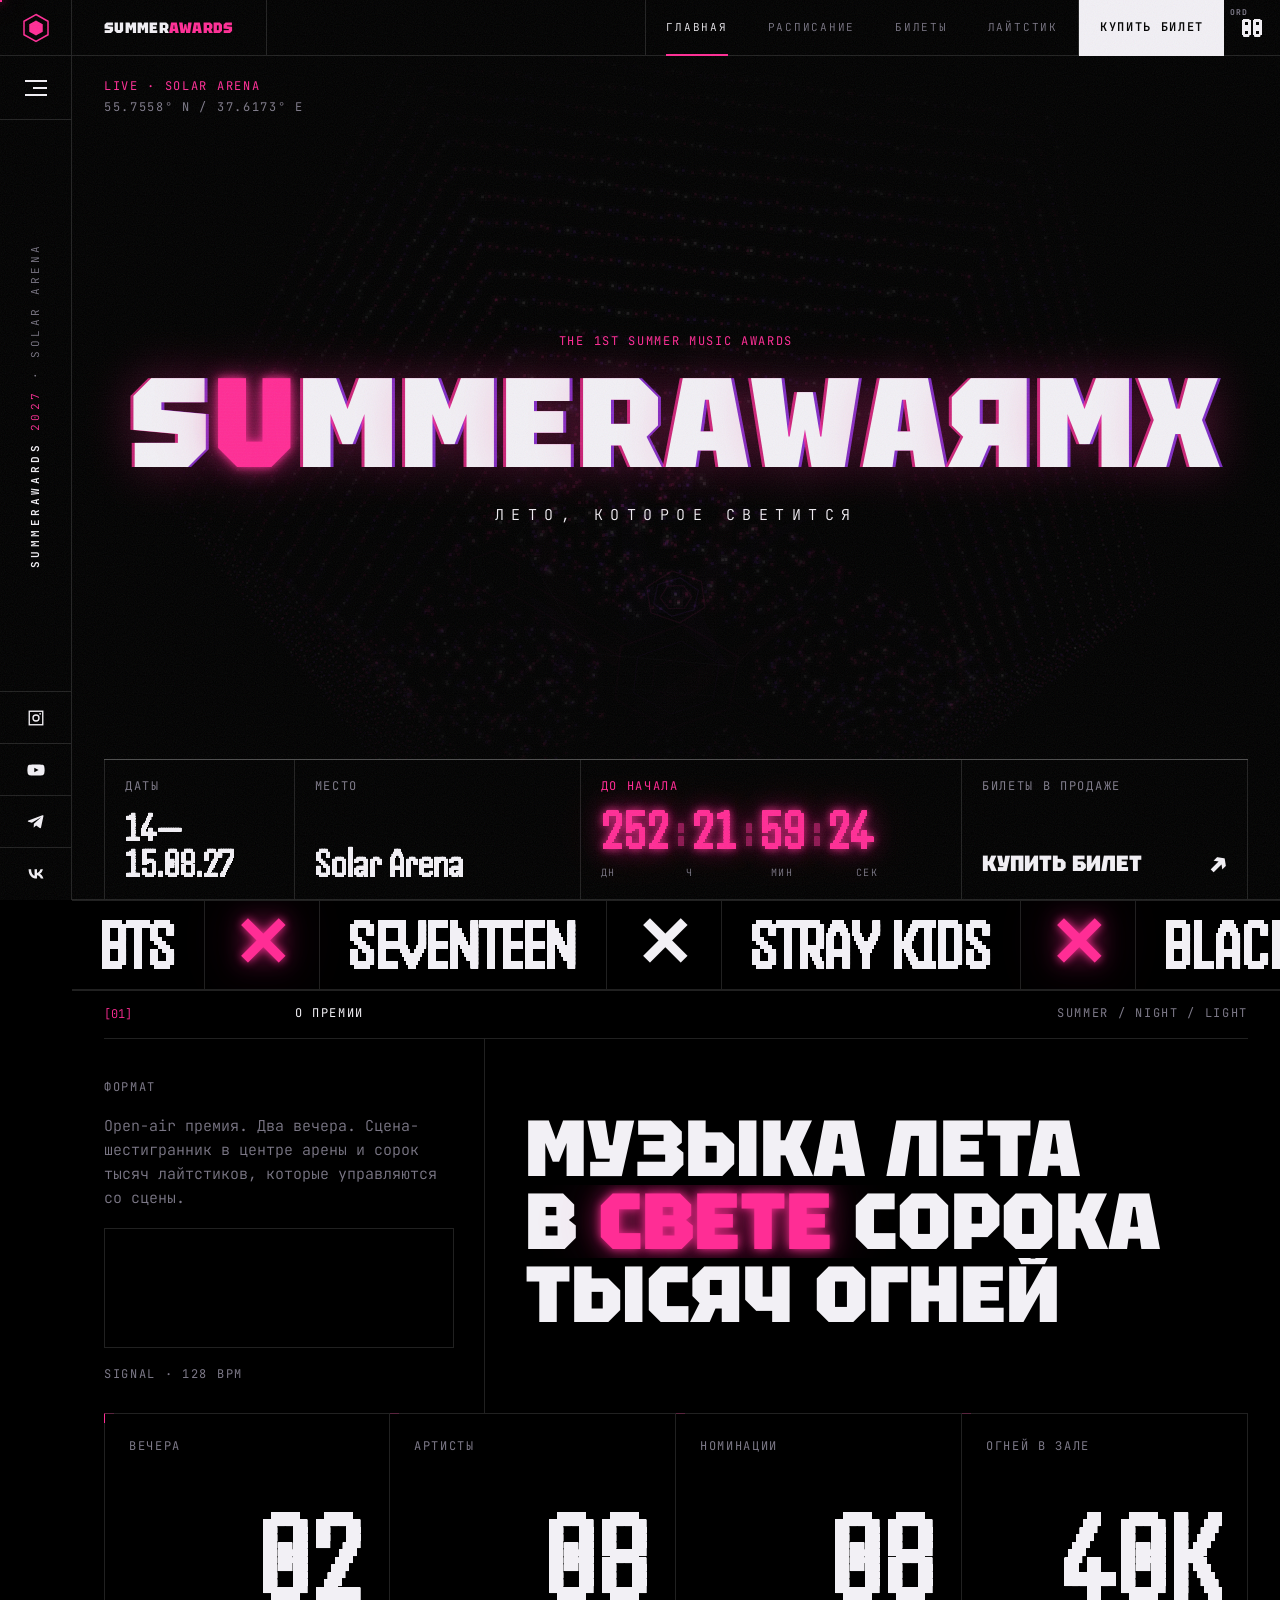
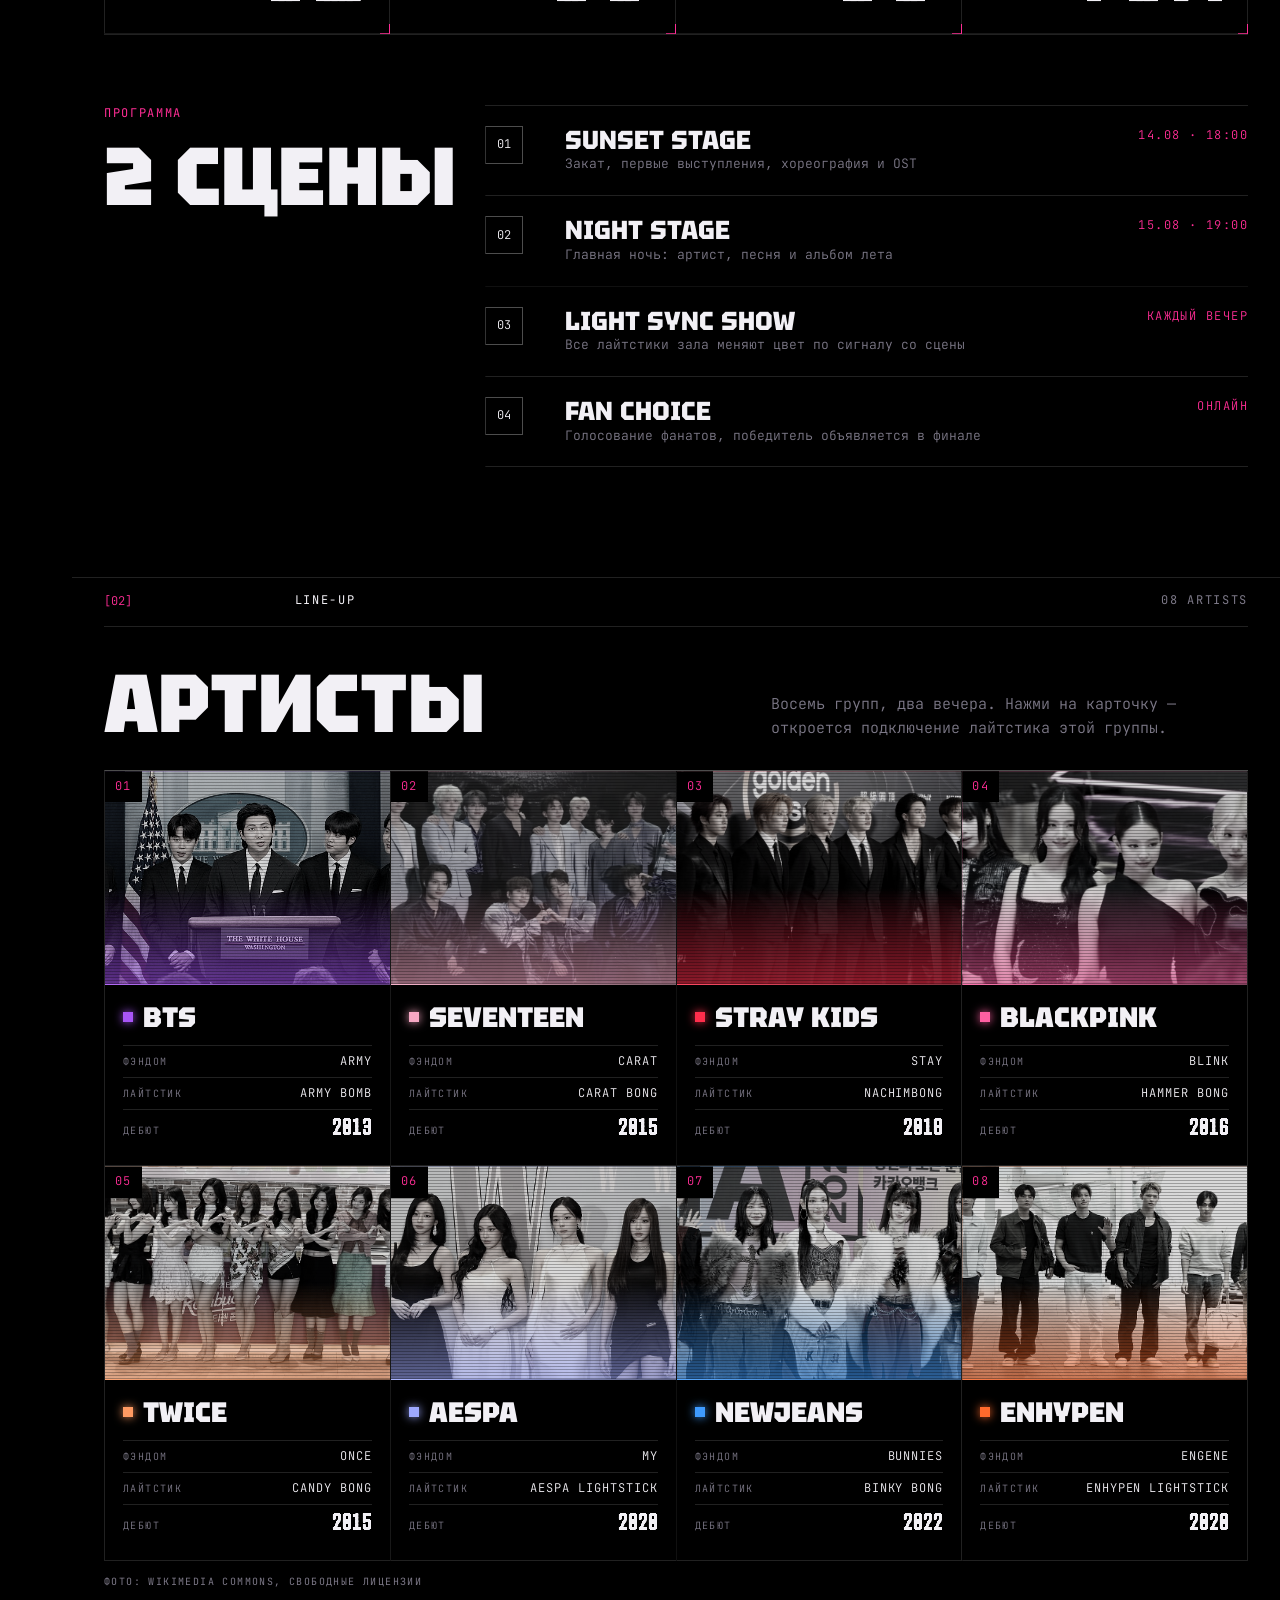
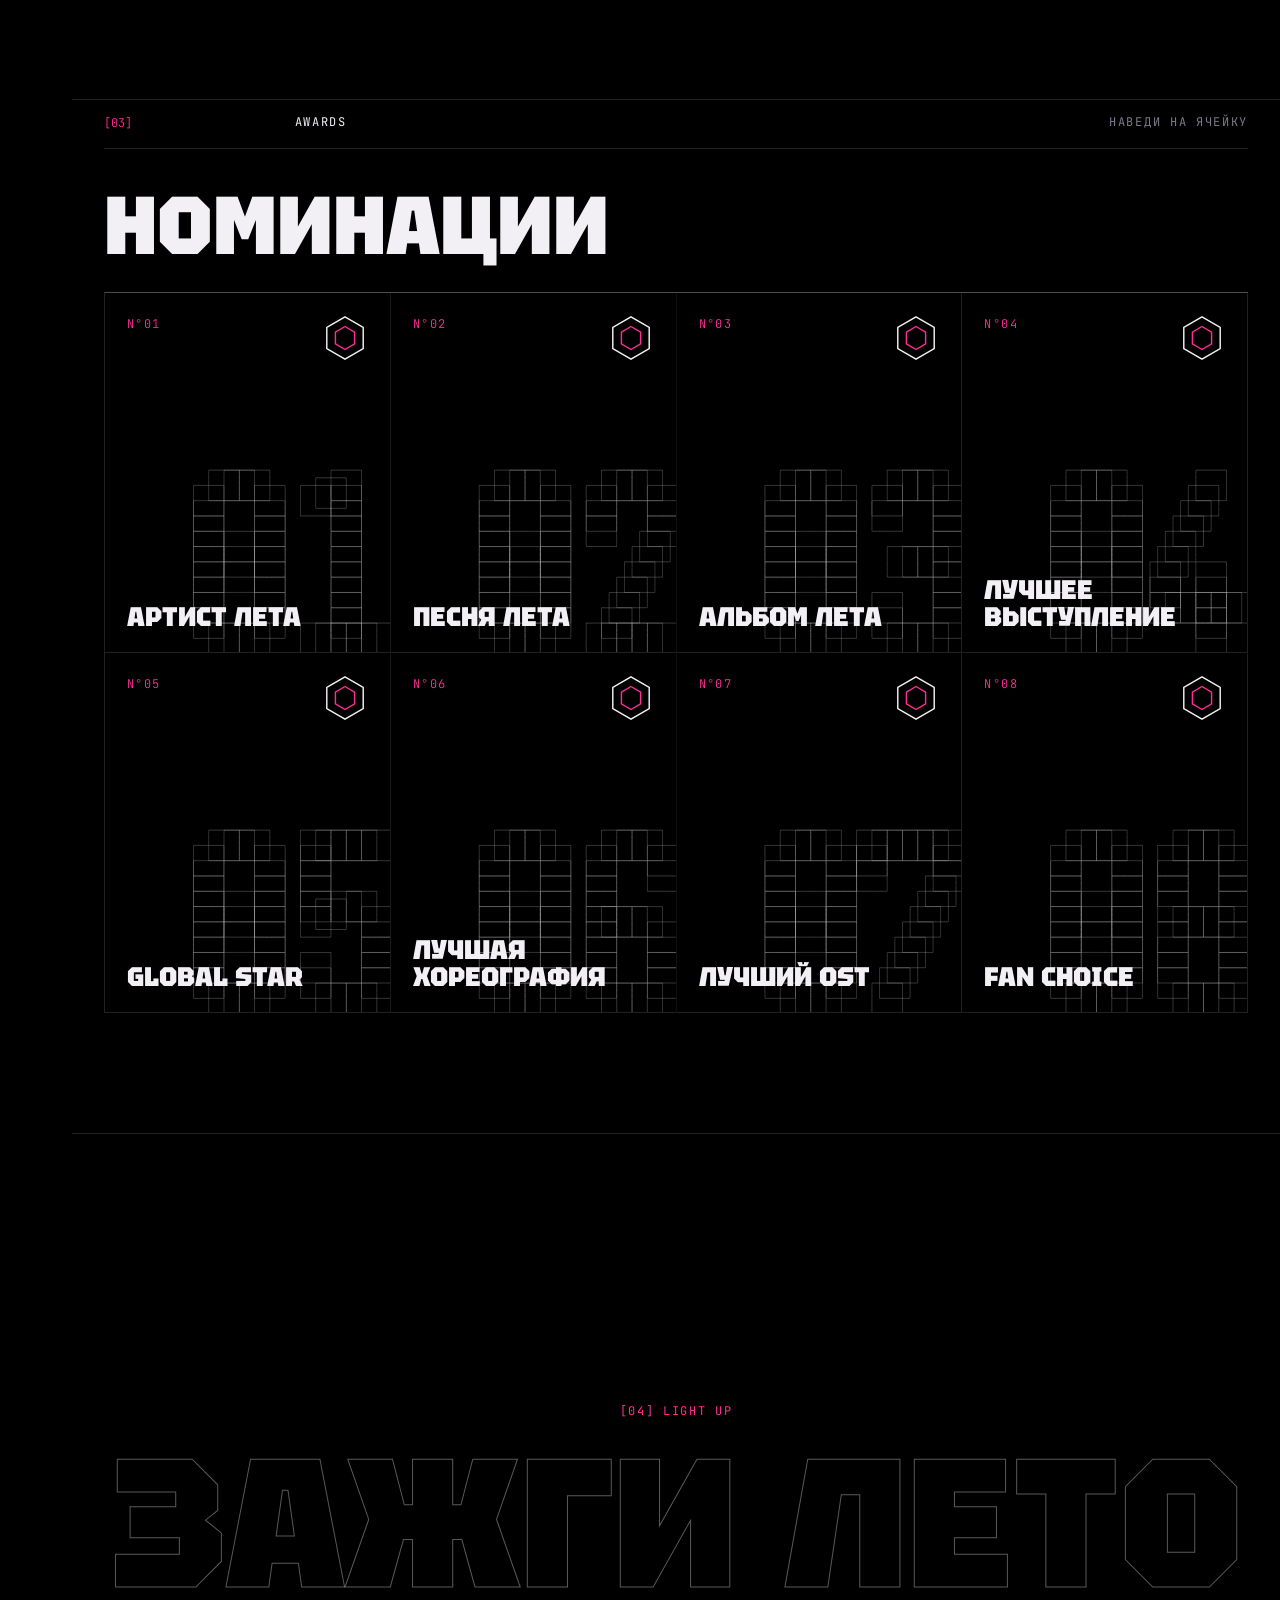
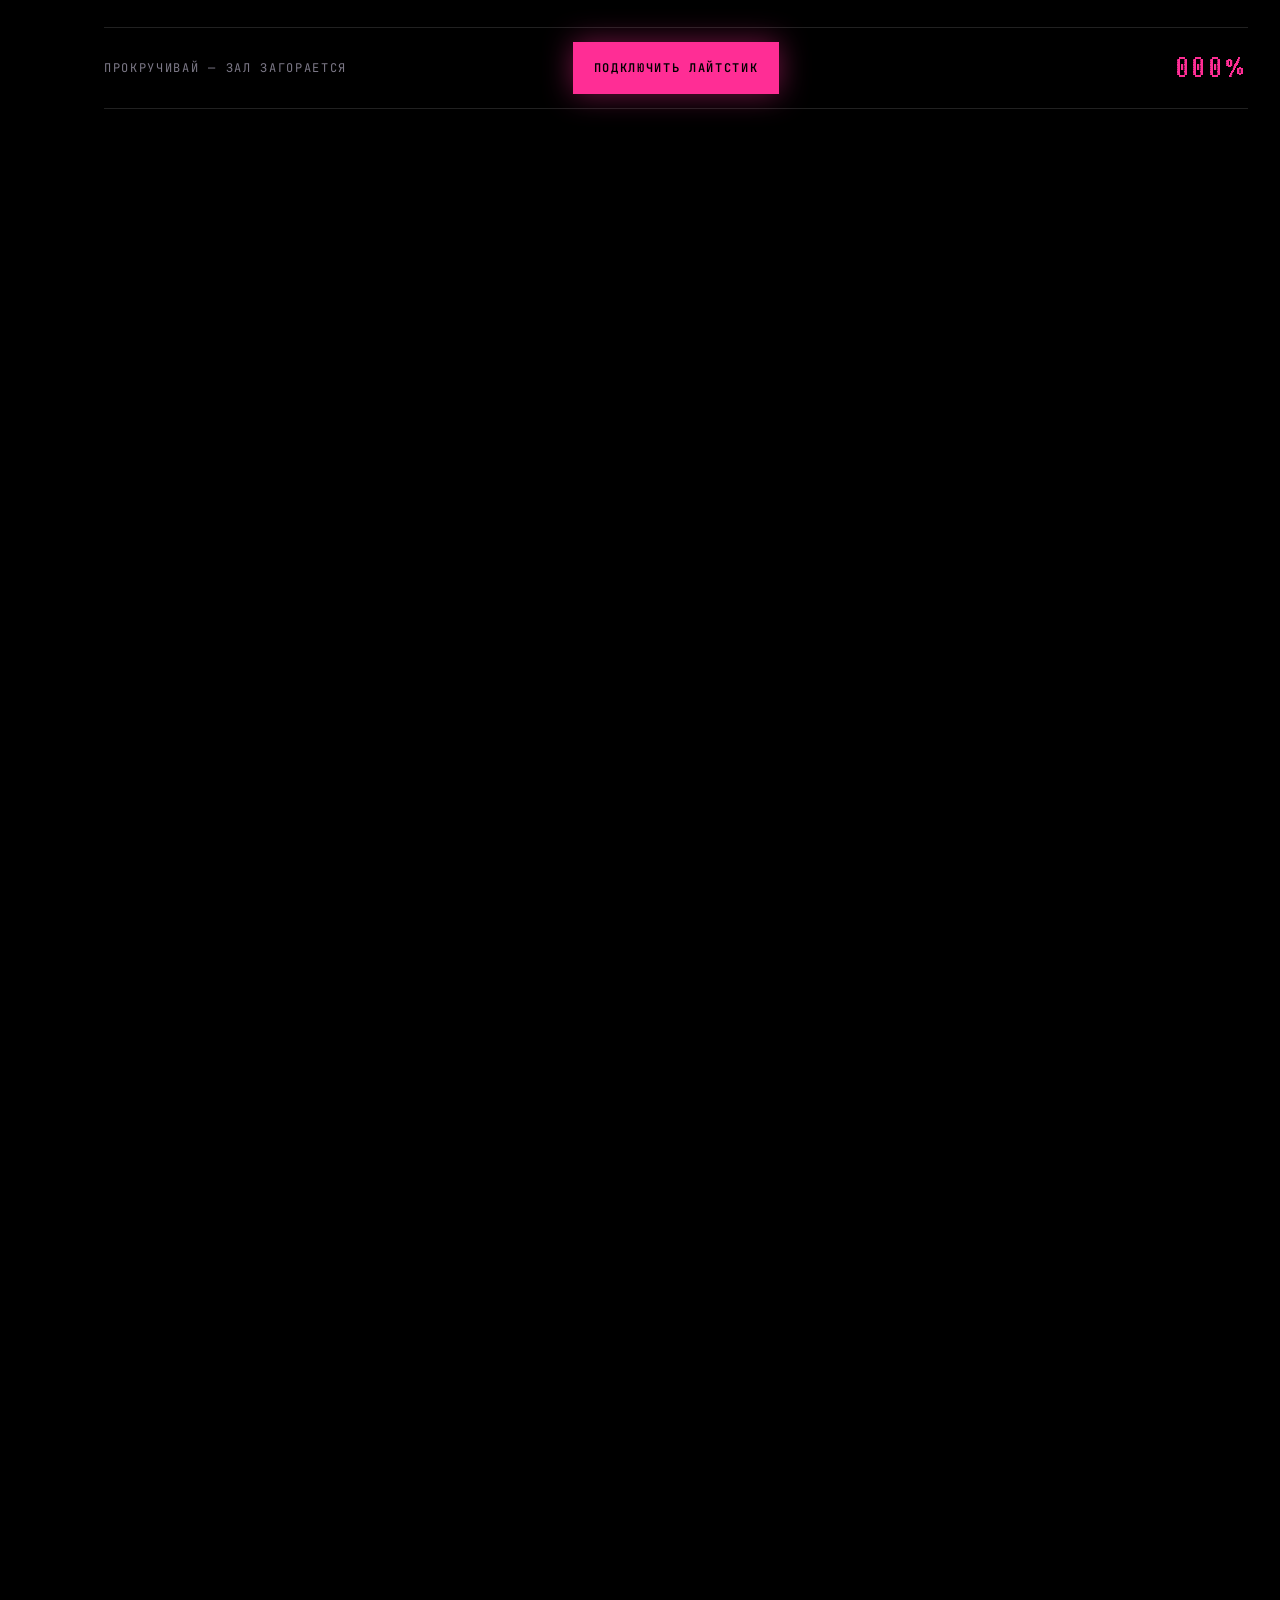
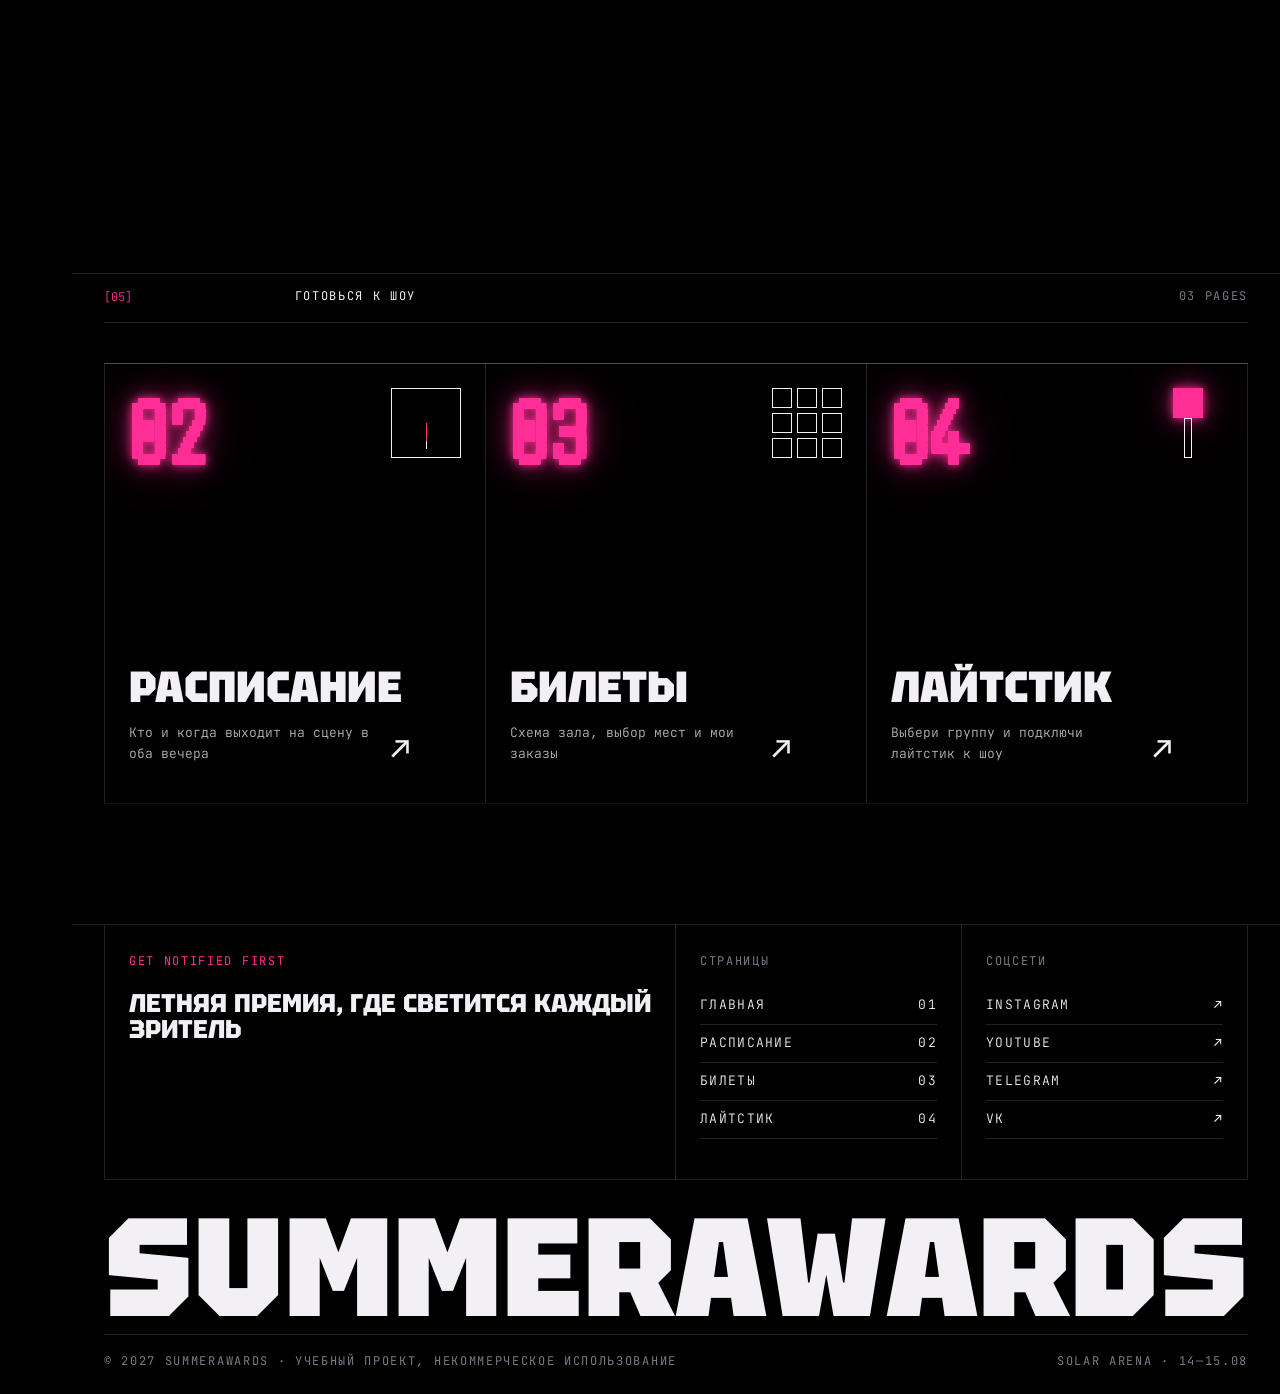
<file: index.html>
<!DOCTYPE html>
<html lang="ru">
<head>
  <meta charset="UTF-8">
  <meta name="viewport" content="width=device-width, initial-scale=1.0">
  <title>SUMMERAWARDS 2027 — летняя музыкальная премия</title>
  <meta name="description" content="SUMMERAWARDS 2027 — летняя музыкальная премия. 14–15 августа, Solar Arena.">
  <link rel="stylesheet" href="css/common.css">
  <link rel="stylesheet" href="css/home.css">
</head>
<body>

  <!-- Общий каркас: заполняется из js/common.js -->
  <aside id="sa-rail"></aside>
  <div id="sa-topbar"></div>
  <div id="sa-menu"></div>

  <!-- Прелоадер -->
  <div id="preloader" aria-hidden="true">
    <div class="pre__shutters"><i></i><i></i><i></i><i></i><i></i><i></i><i></i><i></i></div>
    <div class="pre__box">
      <ul class="pre__log" id="pre-log"></ul>
      <div class="pre__num led"><span id="pre-num">000</span><small>%</small></div>
      <div class="pre__bar" id="pre-bar"></div>
    </div>
  </div>

  <main class="page" id="home">

    <!-- ===== 1. ПЕРВЫЙ ЭКРАН ===== -->
    <section class="hero" id="hero">
      <canvas class="hero__arena" id="arena" aria-hidden="true"></canvas>
      <div class="hero__vignette" aria-hidden="true"></div>

      <!-- HUD по углам -->
      <div class="hero__hud hero__hud--tl">
        <span class="label label--pink">Live · Solar Arena</span>
        <span class="label">55.7558° N / 37.6173° E</span>
      </div>

      <div class="hero__center">
        <p class="label label--pink hero__kicker" data-scramble>The 1st summer music awards</p>
        <div class="hero__title-wrap">
          <h1 class="hero__title" id="hero-title" data-fit="0.92" data-fit-max="210" aria-label="SUMMERAWARDS">SUMMERAWARDS</h1>
          <span class="hero__glitch-bar" aria-hidden="true"></span>
        </div>
        <p class="hero__sub" data-scramble="1400">Лето, которое светится</p>
      </div>

      <div class="hero__bar">
        <div class="hero__cell">
          <span class="label">Даты</span>
          <strong class="led">14—15.08.27</strong>
        </div>
        <div class="hero__cell">
          <span class="label">Место</span>
          <strong class="led">Solar Arena</strong>
        </div>
        <div class="hero__cell hero__cell--count" aria-label="До начала премии">
          <span class="label label--pink">До начала</span>
          <div class="countdown led">
            <b id="cd-days">000</b><i>:</i><b id="cd-hours">00</b><i>:</i><b id="cd-min">00</b><i>:</i><b id="cd-sec">00</b>
          </div>
          <div class="countdown__labels"><span>дн</span><span>ч</span><span>мин</span><span>сек</span></div>
        </div>
        <a class="hero__cell hero__cell--cta" href="tickets.html" data-cursor-off>
          <span class="label">Билеты в продаже</span>
          <strong>Купить билет <span class="arrow">↗</span></strong>
        </a>
      </div>
    </section>

    <!-- ===== Бегущая строка ===== -->
    <div class="marquee" aria-hidden="true">
      <div class="marquee__track" id="marquee-artists"></div>
    </div>

    <!-- ===== 2. О ПРЕМИИ ===== -->
    <section class="section about" id="about">
      <div class="wrap">
        <div class="sec-head">
          <span class="sec-head__num">[01]</span>
          <span class="sec-head__title label label--white" data-scramble>О премии</span>
          <span class="sec-head__meta label">Summer / Night / Light</span>
        </div>

        <div class="grid about__grid">
          <div class="about__side">
            <p class="label">Формат</p>
            <p class="about__note">Open-air премия. Два вечера. Сцена-шестигранник в центре арены и сорок тысяч лайтстиков, которые управляются со сцены.</p>
            <canvas class="about__wave" id="wave" aria-hidden="true"></canvas>
            <p class="label">Signal · 128 BPM</p>
          </div>
          <div class="about__main">
            <h2 class="about__statement" id="statement">
              <span class="line"><span>Музыка лета</span></span>
              <span class="line"><span>в <em>свете</em> сорока</span></span>
              <span class="line"><span>тысяч огней</span></span>
            </h2>
          </div>
        </div>

        <div class="grid stats">
          <div class="cell stat corners" data-reveal><span class="label">Вечера</span><b class="led" data-count="2" data-pad="2">00</b></div>
          <div class="cell stat corners" data-reveal style="--d:.08s"><span class="label">Артисты</span><b class="led" data-count="8" data-pad="2">00</b></div>
          <div class="cell stat corners" data-reveal style="--d:.16s"><span class="label">Номинации</span><b class="led" data-count="8" data-pad="2">00</b></div>
          <div class="cell stat corners" data-reveal style="--d:.24s"><span class="label">Огней в зале</span><b class="led"><span data-count="40">0</span>K</b></div>
        </div>

        <div class="grid program">
          <div class="program__title">
            <span class="label label--pink">Программа</span>
            <h3 class="h2" data-scramble>2 сцены</h3>
          </div>
          <ol class="program__list">
            <li data-reveal><span class="num">01</span><b>Sunset Stage</b><em>14.08 · 18:00</em><p>Закат, первые выступления, хореография и OST</p></li>
            <li data-reveal style="--d:.08s"><span class="num">02</span><b>Night Stage</b><em>15.08 · 19:00</em><p>Главная ночь: артист, песня и альбом лета</p></li>
            <li data-reveal style="--d:.16s"><span class="num">03</span><b>Light Sync Show</b><em>каждый вечер</em><p>Все лайтстики зала меняют цвет по сигналу со сцены</p></li>
            <li data-reveal style="--d:.24s"><span class="num">04</span><b>Fan Choice</b><em>онлайн</em><p>Голосование фанатов, победитель объявляется в финале</p></li>
          </ol>
        </div>
      </div>
    </section>

    <!-- ===== 3. АРТИСТЫ (карточки с фото) ===== -->
    <section class="section artists" id="artists">
      <div class="wrap">
        <div class="sec-head">
          <span class="sec-head__num">[02]</span>
          <span class="sec-head__title label label--white" data-scramble>Line-up</span>
          <span class="sec-head__meta label">08 artists</span>
        </div>
        <div class="artists__top grid">
          <h2 class="h2 artists__title" data-scramble="1200">Артисты</h2>
          <p class="lead artists__lead">Восемь групп, два вечера. Нажми на карточку — откроется подключение лайтстика этой группы.</p>
        </div>
        <div class="cards" id="artist-cards"></div>
        <p class="artists__credit label">Фото: Wikimedia Commons, свободные лицензии</p>
      </div>
    </section>

    <!-- ===== 4. НОМИНАЦИИ ===== -->
    <section class="section noms" id="nominations">
      <div class="wrap">
        <div class="sec-head">
          <span class="sec-head__num">[03]</span>
          <span class="sec-head__title label label--white" data-scramble>Awards</span>
          <span class="sec-head__meta label">Наведи на ячейку</span>
        </div>
        <div class="noms__top grid">
          <h2 class="h2" data-scramble="1200">Номинации</h2>
        </div>
        <div class="noms__grid" id="noms-grid"></div>
      </div>
    </section>

    <!-- ===== 5. ЗАЖГИ ЛЕТО ===== -->
    <section class="glow" id="glow">
      <div class="glow__sticky">
        <canvas class="glow__matrix" id="matrix" aria-hidden="true"></canvas>
        <div class="glow__content">
          <span class="label label--pink">[04] Light up</span>
          <h2 class="glow__title" id="glow-title" data-fit="0.94" data-fit-max="260">ЗАЖГИ ЛЕТО</h2>
          <div class="glow__row">
            <span class="label">Прокручивай — зал загорается</span>
            <a class="btn btn--pink" href="lightstick.html" data-cursor="ПОДКЛЮЧИТЬ">Подключить лайтстик</a>
            <span class="label" id="glow-percent">000%</span>
          </div>
        </div>
      </div>
    </section>

    <!-- ===== 6. ПЕРЕХОДЫ ===== -->
    <section class="section explore" id="explore">
      <div class="wrap">
        <div class="sec-head">
          <span class="sec-head__num">[05]</span>
          <span class="sec-head__title label label--white" data-scramble>Готовься к шоу</span>
          <span class="sec-head__meta label">03 pages</span>
        </div>
        <div class="explore__grid">
          <a class="explore__item" href="schedule.html" data-reveal data-cursor="ОТКРЫТЬ">
            <span class="explore__num led">02</span>
            <span class="explore__icon ico-clock" aria-hidden="true"><i></i><i></i></span>
            <span class="explore__title">Расписание</span>
            <span class="explore__desc">Кто и когда выходит на сцену в оба вечера</span>
            <span class="explore__arrow">↗</span>
          </a>
          <a class="explore__item" href="tickets.html" data-reveal style="--d:.1s" data-cursor="ОТКРЫТЬ">
            <span class="explore__num led">03</span>
            <span class="explore__icon ico-seats" aria-hidden="true"><i></i><i></i><i></i><i></i><i></i><i></i><i></i><i></i><i></i></span>
            <span class="explore__title">Билеты</span>
            <span class="explore__desc">Схема зала, выбор мест и мои заказы</span>
            <span class="explore__arrow">↗</span>
          </a>
          <a class="explore__item" href="lightstick.html" data-reveal style="--d:.2s" data-cursor="ОТКРЫТЬ">
            <span class="explore__num led">04</span>
            <span class="explore__icon ico-stick" aria-hidden="true"><i></i><i></i></span>
            <span class="explore__title">Лайтстик</span>
            <span class="explore__desc">Выбери группу и подключи лайтстик к шоу</span>
            <span class="explore__arrow">↗</span>
          </a>
        </div>
      </div>
    </section>

    <footer id="sa-footer"></footer>
  </main>

  <script src="js/common.js"></script>
  <script src="js/home.js"></script>
</body>
</html>
</file>
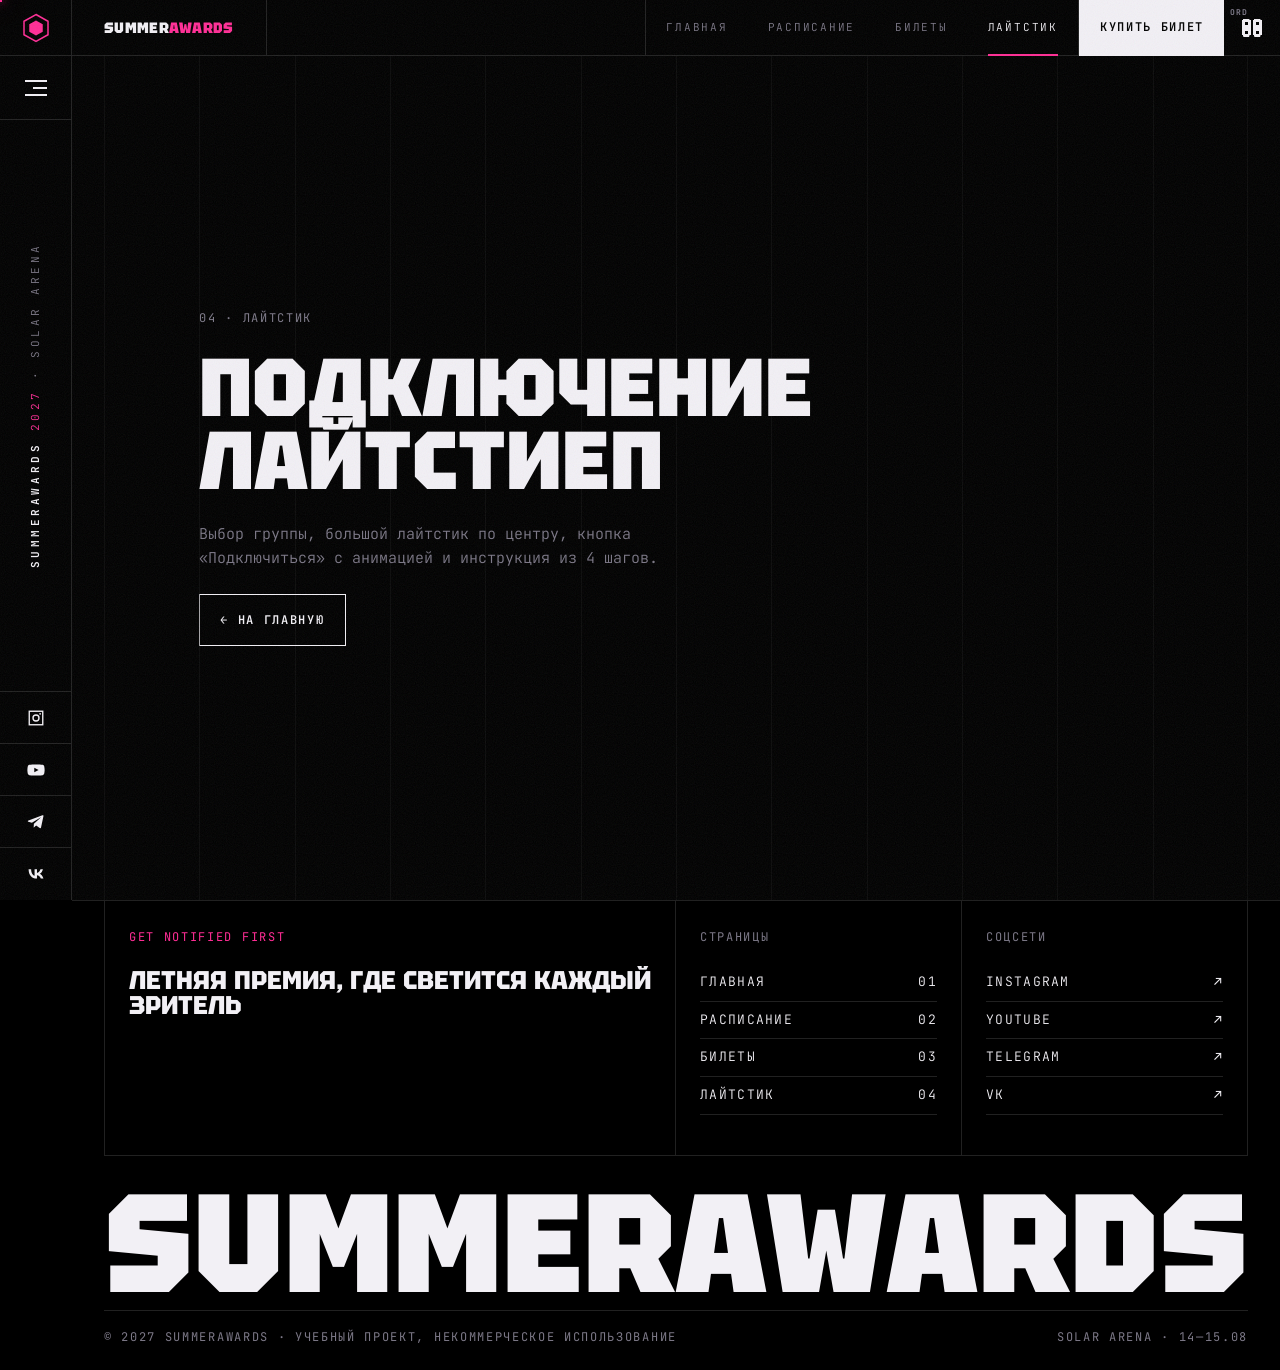
<file: lightstick.html>
<!DOCTYPE html>
<html lang="ru">
<head>
  <meta charset="UTF-8">
  <meta name="viewport" content="width=device-width, initial-scale=1.0">
  <title>Лайтстик — SUMMERAWARDS 2027</title>
  <link rel="stylesheet" href="css/common.css">
  <link rel="stylesheet" href="css/lightstick.css">
</head>
<body>

  <!-- Общий каркас: заполняется из js/common.js. Не удалять! -->
  <aside id="sa-rail"></aside>
  <div id="sa-menu"></div>
  <div id="sa-topbar"></div>

  <main class="page" id="lightstick">

    <!-- ЗАГОТОВКА. Ветка: feature/lightstick. Замените этот блок своей страницей. -->
    <section class="stub">
      <span class="label label--accent" data-reveal>04 · Лайтстик</span>
      <h1 class="h2" data-scramble="1200">Подключение лайтстика</h1>
      <p class="lead" data-reveal>Выбор группы, большой лайтстик по центру, кнопка «Подключиться» с анимацией и инструкция из 4 шагов.</p>
      <div data-reveal><a class="btn btn--outline" href="index.html">← На главную</a></div>
    </section>

    <footer id="sa-footer"></footer>
  </main>

  <script src="js/common.js"></script>
  <script src="js/lightstick.js"></script>
</body>
</html>
</file>
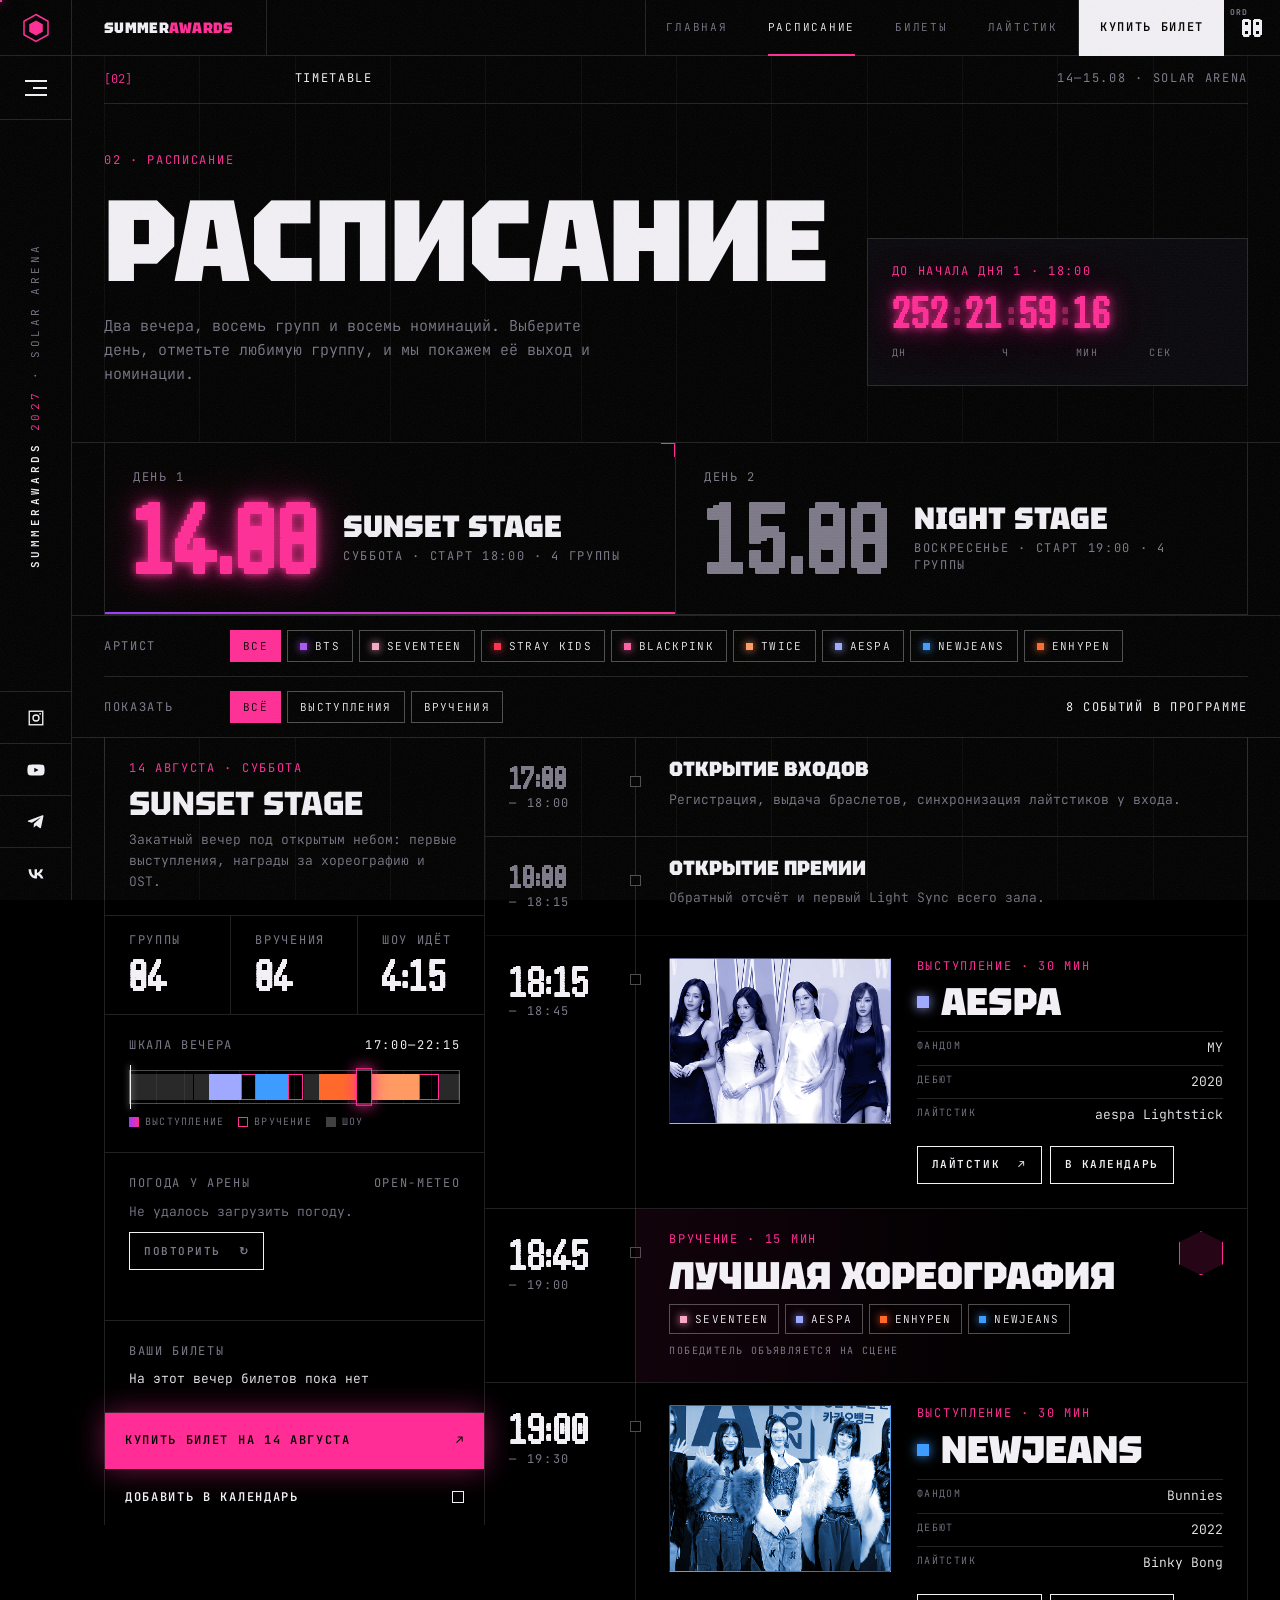
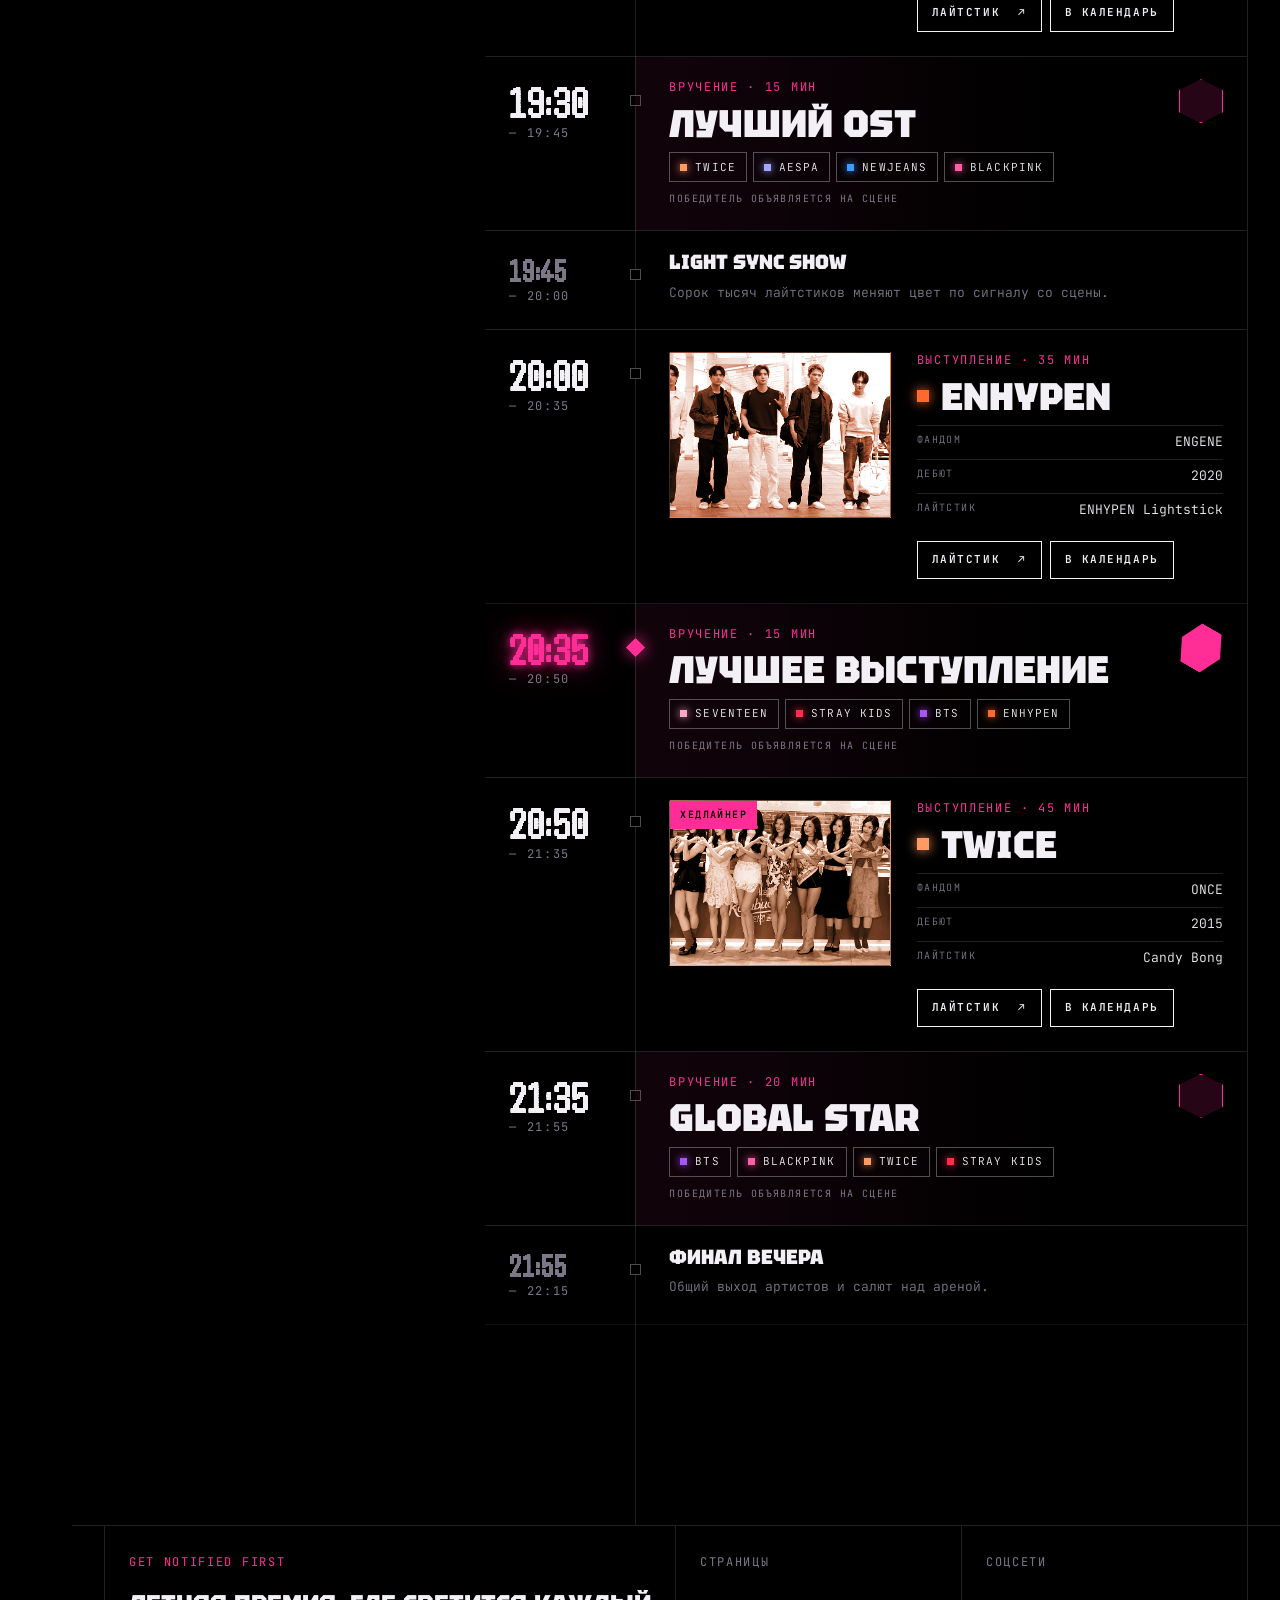
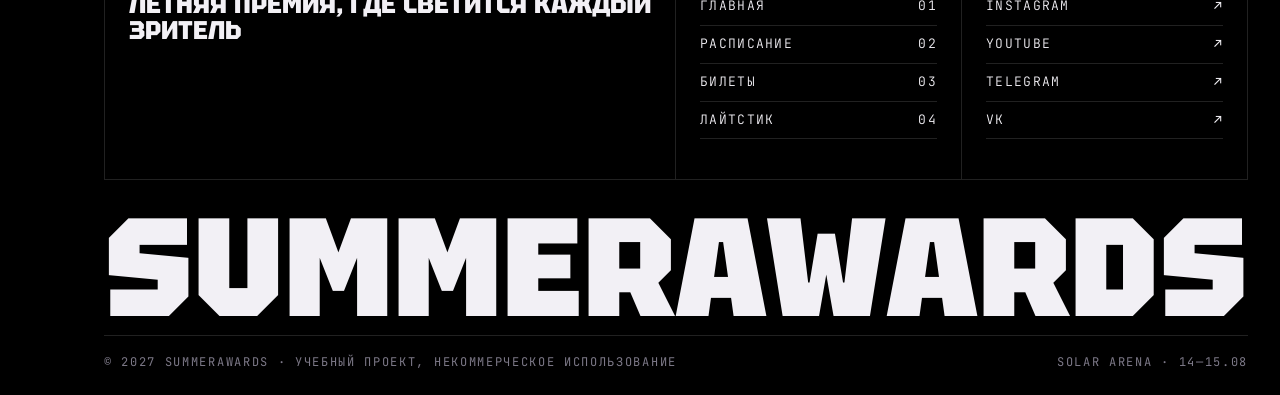
<file: schedule.html>
<!DOCTYPE html>
<html lang="ru">
<head>
  <meta charset="UTF-8">
  <meta name="viewport" content="width=device-width, initial-scale=1.0">
  <title>Расписание — SUMMERAWARDS 2027</title>
  <meta name="description" content="Расписание SUMMERAWARDS 2027: кто и когда выходит на сцену 14 и 15 августа в Solar Arena.">
  <link rel="stylesheet" href="css/common.css">
  <link rel="stylesheet" href="css/schedule.css">
</head>
<body>

  <!-- Общий каркас: заполняется из js/common.js. Не удалять! -->
  <aside id="sa-rail"></aside>
  <div id="sa-menu"></div>
  <div id="sa-topbar"></div>

  <main class="page" id="schedule">

    <!-- ===== 1. ЗАГОЛОВОК ===== -->
    <section class="sch-hero">
      <div class="wrap">
        <div class="sec-head">
          <span class="sec-head__num">[02]</span>
          <span class="sec-head__title label label--white" data-scramble>Timetable</span>
          <span class="sec-head__meta label">14—15.08 · Solar Arena</span>
        </div>

        <div class="grid sch-hero__grid">
          <div class="sch-hero__main">
            <span class="label label--pink" data-reveal>02 · Расписание</span>
            <h1 class="h1 sch-hero__title" data-scramble="1200">Расписание</h1>
            <p class="lead" data-reveal style="--d:.1s">Два вечера, восемь групп и восемь номинаций. Выберите день, отметьте любимую группу, и мы покажем её выход и номинации.</p>
          </div>

          <div class="sch-hero__count cell corners" data-reveal style="--d:.15s" aria-live="polite">
            <span class="label label--pink" id="cd-label">До начала дня 1</span>
            <div class="sch-cd led" aria-label="Обратный отсчёт">
              <b id="cd-d">000</b><i>:</i><b id="cd-h">00</b><i>:</i><b id="cd-m">00</b><i>:</i><b id="cd-s">00</b>
            </div>
            <div class="sch-cd__labels"><span>дн</span><span>ч</span><span>мин</span><span>сек</span></div>
          </div>
        </div>
      </div>
    </section>

    <!-- ===== 2. ВКЛАДКИ ДНЕЙ ===== -->
    <section class="section sch-days">
      <div class="wrap">
        <div class="sch-tabs" role="tablist" aria-label="День фестиваля" id="day-tabs"></div>
      </div>
    </section>

    <!-- ===== 3. ФИЛЬТРЫ ===== -->
    <section class="section sch-filter">
      <div class="wrap">
        <div class="sch-filter__row">
          <span class="label sch-filter__name">Артист</span>
          <div class="sch-chips" id="artist-chips" role="group" aria-label="Фильтр по артисту"></div>
        </div>
        <div class="sch-filter__row">
          <span class="label sch-filter__name">Показать</span>
          <div class="sch-chips" id="type-chips" role="group" aria-label="Тип события">
            <button class="chip is-active" data-type="all" aria-pressed="true">Всё</button>
            <button class="chip" data-type="show" aria-pressed="false">Выступления</button>
            <button class="chip" data-type="award" aria-pressed="false">Вручения</button>
          </div>
          <p class="label sch-filter__result" id="filter-result" aria-live="polite"></p>
          <button class="sch-reset label" id="filter-reset" hidden>Сбросить фильтр ×</button>
        </div>
      </div>
    </section>

    <!-- ===== 4. ТАЙМЛАЙН ===== -->
    <section class="section sch-body">
      <div class="wrap grid sch-body__grid">

        <aside class="sch-side" aria-label="Сводка вечера">
          <div class="sch-side__inner">
            <div class="sch-side__block">
              <span class="label label--pink" id="side-date">14 августа · суббота</span>
              <h2 class="h3 sch-side__stage" id="side-stage">Sunset Stage</h2>
              <p class="sch-side__desc" id="side-desc"></p>
            </div>

            <dl class="sch-side__stats" id="side-stats"></dl>

            <div class="sch-side__block">
              <div class="sch-side__row">
                <span class="label">Шкала вечера</span>
                <span class="label label--white" id="side-range">17:00—22:15</span>
              </div>
              <div class="sch-bar" id="mini-bar" aria-hidden="true"></div>
              <div class="sch-bar__legend">
                <span><i class="lg lg--show"></i>Выступление</span>
                <span><i class="lg lg--award"></i>Вручение</span>
                <span><i class="lg lg--special"></i>Шоу</span>
              </div>
            </div>

            <div class="sch-side__block sch-weather" id="weather" aria-live="polite">
              <div class="sch-side__row">
                <span class="label">Погода у арены</span>
                <span class="label">Open-Meteo</span>
              </div>
              <div class="sch-weather__body" id="weather-body"></div>
            </div>

            <div class="sch-side__block sch-mine" id="my-tickets"></div>

            <div class="sch-side__actions">
              <a class="btn btn--pink" id="buy-day" href="tickets.html" data-cursor-off>Купить билет на этот день <span>↗</span></a>
              <button class="btn" id="ics-day" data-cursor="СКАЧАТЬ">Добавить в календарь <span class="btn__icon"></span></button>
            </div>
          </div>
        </aside>

        <div class="sch-timeline" id="timeline">
          <div class="sch-timeline__rail" aria-hidden="true"><span id="rail-fill"></span></div>
          <ol class="sch-list" id="sch-list"></ol>
          <div class="sch-empty" id="sch-empty" hidden></div>
        </div>

      </div>
    </section>

    <footer id="sa-footer"></footer>
  </main>

  <script src="js/common.js"></script>
  <script src="js/schedule.js"></script>
</body>
</html>
</file>
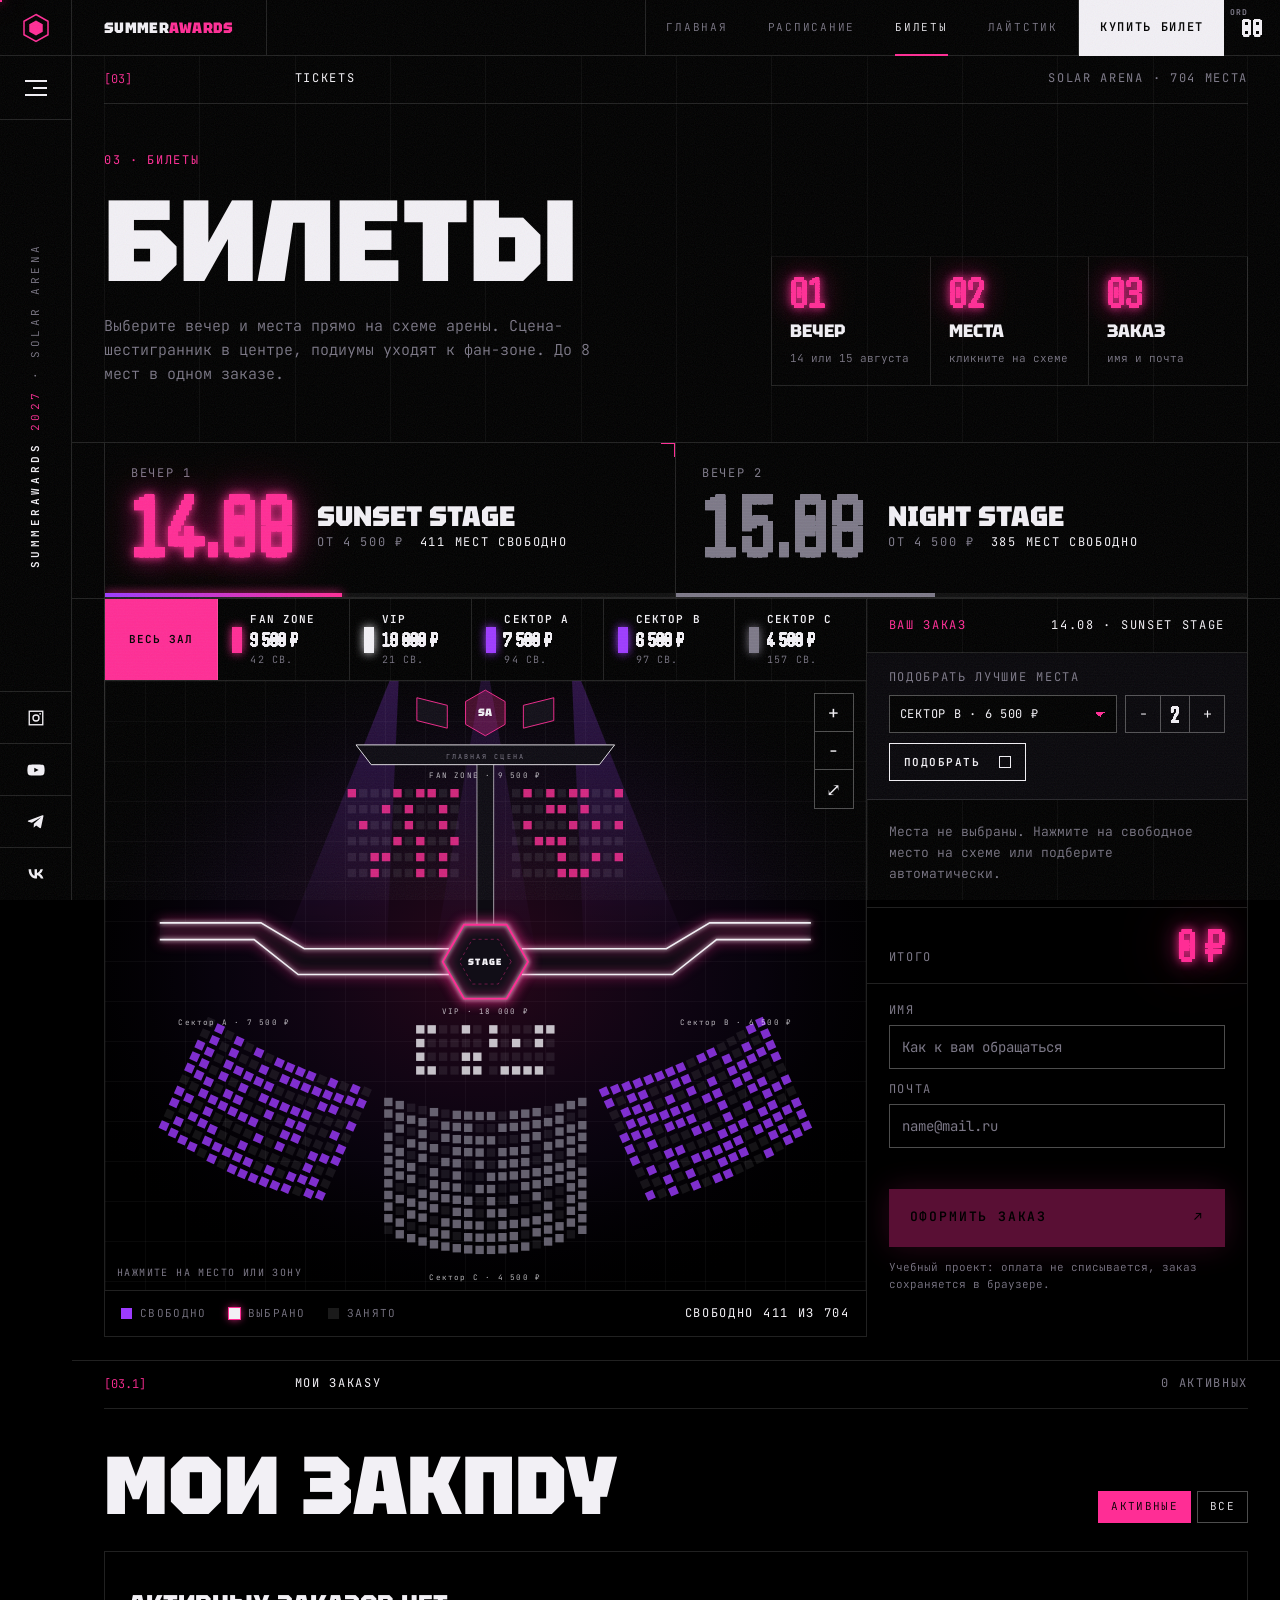
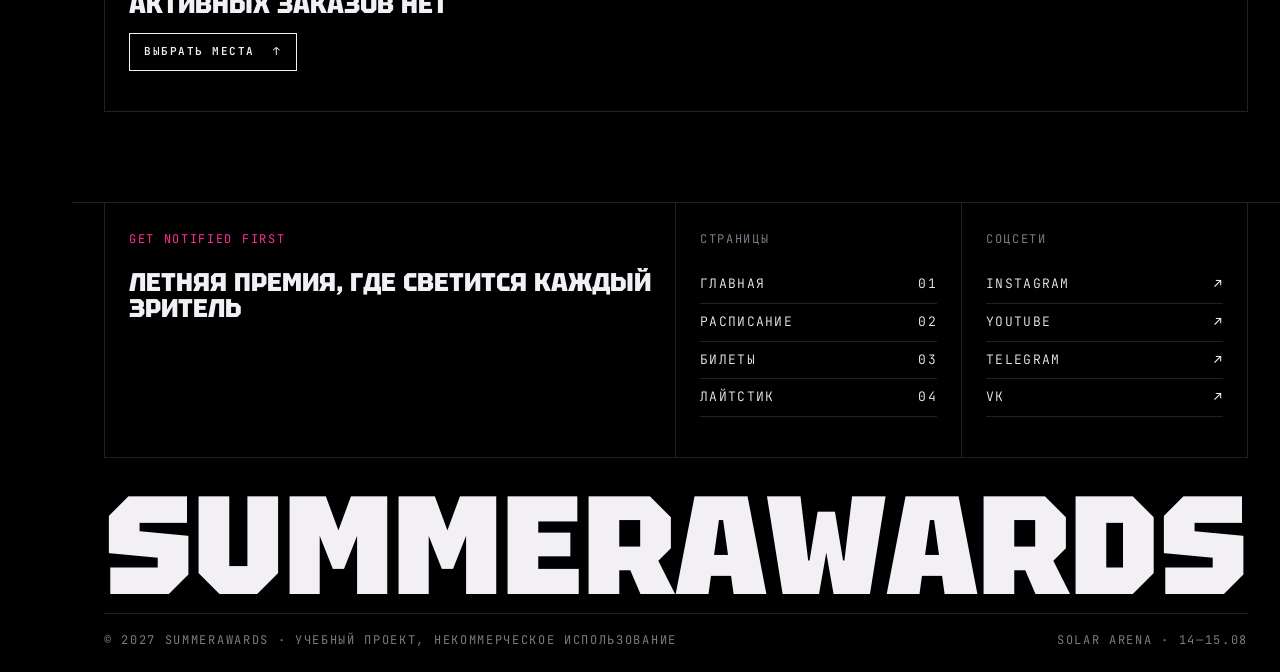
<file: tickets.html>
<!DOCTYPE html>
<html lang="ru">
<head>
  <meta charset="UTF-8">
  <meta name="viewport" content="width=device-width, initial-scale=1.0">
  <title>Билеты — SUMMERAWARDS 2027</title>
  <meta name="description" content="Билеты на SUMMERAWARDS 2027: схема Solar Arena, выбор мест и мои заказы.">
  <link rel="stylesheet" href="css/common.css">
  <link rel="stylesheet" href="css/tickets.css">
</head>
<body>

  <!-- Общий каркас: заполняется из js/common.js. Не удалять! -->
  <aside id="sa-rail"></aside>
  <div id="sa-menu"></div>
  <div id="sa-topbar"></div>

  <main class="page" id="tickets">

    <!-- ===== 1. ЗАГОЛОВОК ===== -->
    <section class="tk-hero">
      <div class="wrap">
        <div class="sec-head">
          <span class="sec-head__num">[03]</span>
          <span class="sec-head__title label label--white" data-scramble>Tickets</span>
          <span class="sec-head__meta label">Solar Arena · 704 места</span>
        </div>
        <div class="grid tk-hero__grid">
          <div class="tk-hero__main">
            <span class="label label--pink" data-reveal>03 · Билеты</span>
            <h1 class="h1 tk-hero__title" data-scramble="1200">Билеты</h1>
            <p class="lead" data-reveal style="--d:.1s">Выберите вечер и места прямо на схеме арены. Сцена-шестигранник в центре, подиумы уходят к фан-зоне. До 8 мест в одном заказе.</p>
          </div>
          <ul class="tk-hero__steps" data-reveal style="--d:.15s">
            <li><span class="led">01</span><b>Вечер</b><small>14 или 15 августа</small></li>
            <li><span class="led">02</span><b>Места</b><small>кликните на схеме</small></li>
            <li><span class="led">03</span><b>Заказ</b><small>имя и почта</small></li>
          </ul>
        </div>
      </div>
    </section>

    <!-- ===== 2. ВЫБОР ВЕЧЕРА ===== -->
    <section class="section tk-days">
      <div class="wrap">
        <div class="tk-tabs" role="tablist" aria-label="Вечер" id="tk-days"></div>
      </div>
    </section>

    <!-- ===== 3. СХЕМА ЗАЛА + КОРЗИНА ===== -->
    <section class="section tk-main">
      <div class="wrap grid tk-main__grid">

        <div class="tk-map-col">
          <div class="tk-toolbar">
            <div class="tk-zones" id="tk-zones" role="group" aria-label="Зоны зала"></div>
          </div>

          <div class="tk-map" id="tk-map">
            <svg id="arena" viewBox="0 0 1000 800" role="img" aria-label="Схема Solar Arena">
              <defs>
                <filter id="glow" x="-50%" y="-50%" width="200%" height="200%">
                  <feGaussianBlur stdDeviation="3.2" result="b"/>
                  <feMerge><feMergeNode in="b"/><feMergeNode in="b"/><feMergeNode in="SourceGraphic"/></feMerge>
                </filter>
                <filter id="glow-soft" x="-50%" y="-50%" width="200%" height="200%">
                  <feGaussianBlur stdDeviation="8"/>
                </filter>
                <linearGradient id="beam" x1="0" y1="0" x2="0" y2="1">
                  <stop offset="0" stop-color="#9D3BFF" stop-opacity=".45"/>
                  <stop offset="1" stop-color="#9D3BFF" stop-opacity="0"/>
                </linearGradient>
                <radialGradient id="floor" cx=".5" cy=".46" r=".6">
                  <stop offset="0" stop-color="#FF2D95" stop-opacity=".16"/>
                  <stop offset=".6" stop-color="#9D3BFF" stop-opacity=".05"/>
                  <stop offset="1" stop-color="#000" stop-opacity="0"/>
                </radialGradient>
              </defs>
              <rect width="1000" height="800" fill="url(#floor)"/>
              <g id="stage" aria-hidden="true"></g>
              <g id="seats"></g>
            </svg>

            <div class="tk-zoom" aria-label="Масштаб">
              <button id="zoom-in" aria-label="Приблизить" data-cursor="+">+</button>
              <button id="zoom-out" aria-label="Отдалить" data-cursor="−">−</button>
              <button id="zoom-reset" aria-label="Весь зал" data-cursor="ВЕСЬ ЗАЛ">⤢</button>
            </div>
            <div class="tk-hint label" id="tk-hint">Нажмите на зону, чтобы приблизить</div>
            <div class="tk-tip" id="tk-tip" role="status"></div>
          </div>

          <div class="tk-legend">
            <span><i class="st st--free"></i>Свободно</span>
            <span><i class="st st--sel"></i>Выбрано</span>
            <span><i class="st st--taken"></i>Занято</span>
            <span class="tk-legend__note label" id="tk-free"></span>
          </div>
        </div>

        <!-- Корзина -->
        <aside class="tk-cart" id="tk-cart" aria-label="Ваш заказ">
          <div class="tk-cart__inner">
            <div class="tk-cart__head">
              <span class="label label--pink">Ваш заказ</span>
              <span class="label label--white" id="cart-day">14.08 · Sunset Stage</span>
            </div>

            <div class="tk-auto">
              <span class="label">Подобрать лучшие места</span>
              <div class="tk-auto__row">
                <select id="auto-zone" aria-label="Зона"></select>
                <div class="tk-qty" role="group" aria-label="Количество">
                  <button data-q="-1" aria-label="Меньше">−</button>
                  <span class="led" id="auto-qty">2</span>
                  <button data-q="1" aria-label="Больше">+</button>
                </div>
              </div>
              <button class="btn btn--sm" id="auto-pick" data-cursor="ПОДОБРАТЬ">Подобрать <span class="btn__icon"></span></button>
            </div>

            <ul class="tk-cart__list" id="cart-list"></ul>

            <div class="tk-cart__total">
              <span class="label">Итого</span>
              <b class="led" id="cart-total">0 ₽</b>
            </div>

            <form class="tk-form" id="tk-form" novalidate>
              <label class="tk-field">
                <span class="label">Имя</span>
                <input type="text" name="name" id="f-name" autocomplete="name" placeholder="Как к вам обращаться" required>
              </label>
              <label class="tk-field">
                <span class="label">Почта</span>
                <input type="email" name="email" id="f-email" autocomplete="email" placeholder="name@mail.ru" required>
              </label>
              <p class="tk-form__err label" id="f-err" aria-live="polite"></p>
              <button class="btn btn--pink tk-form__submit" type="submit" id="f-submit" data-cursor-off disabled>Оформить заказ <span>↗</span></button>
              <p class="tk-form__note">Учебный проект: оплата не списывается, заказ сохраняется в браузере.</p>
            </form>

            <div class="tk-done" id="tk-done" hidden></div>
          </div>
        </aside>

      </div>
    </section>

    <!-- ===== 4. МОИ ЗАКАЗЫ ===== -->
    <section class="section tk-orders" id="orders">
      <div class="wrap">
        <div class="sec-head">
          <span class="sec-head__num">[03.1]</span>
          <span class="sec-head__title label label--white" data-scramble>Мои заказы</span>
          <span class="sec-head__meta label" id="orders-meta">0 активных</span>
        </div>
        <div class="tk-orders__top">
          <h2 class="h2" data-scramble="1000">Мои заказы</h2>
          <div class="tk-chips tk-orders__filter" role="group" aria-label="Показать заказы">
            <button class="chip is-active" data-of="active" aria-pressed="true">Активные</button>
            <button class="chip" data-of="all" aria-pressed="false">Все</button>
          </div>
        </div>
        <div class="tk-orders__list" id="orders-list"></div>
      </div>
    </section>

    <footer id="sa-footer"></footer>
  </main>

  <script src="js/common.js"></script>
  <script src="js/tickets.js"></script>
</body>
</html>
</file>
<file: css/common.css>
/* =========================================================
   SUMMERAWARDS 2027 — общие стили (common.css)
   Подключается на ВСЕХ страницах. Меняем только по договорённости.
   Стили своей страницы пишем в css/<страница>.css

   Правила стиля:
   — фон чёрный, акцент неоново-розовый, второй акцент пурпурный;
   — строгая сетка из 12 колонок, всё делится тонкими линиями;
   — НИКАКИХ скруглений: карточки и кнопки прямоугольные;
   — подписи моноширинным капслоком.
   ========================================================= */

@import url('https://fonts.googleapis.com/css2?family=Tektur:wdth,wght@75..100,400..900&family=Handjet:wght@400..900&family=JetBrains+Mono:wght@300;400;600&display=swap');

/* ---------- 1. Токены ---------- */
:root {
  --c-bg: #000000;
  --c-panel: #08070B;
  --c-panel-2: #110E17;
  --c-line: rgba(255, 255, 255, 0.13);
  --c-line-strong: rgba(255, 255, 255, 0.3);
  --c-pink: #FF2D95;        /* главный акцент — неоновый розовый */
  --c-purple: #9D3BFF;      /* второй акцент — пурпурный */
  --c-text: #F2F0F5;
  --c-muted: #7C7887;

  --glow-pink: 0 0 8px rgba(255, 45, 149, .9), 0 0 24px rgba(255, 45, 149, .6), 0 0 60px rgba(255, 45, 149, .35);
  --grad-neon: linear-gradient(90deg, var(--c-purple), var(--c-pink));

  --f-display: 'Tektur', 'Arial Black', sans-serif;   /* заголовки */
  --f-led: 'Handjet', 'Courier New', monospace;        /* цифры, табло, бегущая строка */
  --f-mono: 'JetBrains Mono', 'Courier New', monospace;/* подписи и текст */

  --rail-w: 72px;
  --top-h: 56px;
  --gutter: 32px;
  --ease-out: cubic-bezier(.16, 1, .3, 1);
  --ease-io: cubic-bezier(.76, 0, .24, 1);
}

/* ---------- 2. Сброс ---------- */
*, *::before, *::after { box-sizing: border-box; margin: 0; padding: 0; border-radius: 0; }
html { -webkit-text-size-adjust: 100%; }
body {
  background: var(--c-bg);
  color: var(--c-text);
  font-family: var(--f-mono);
  font-size: 15px;
  font-weight: 300;
  line-height: 1.6;
  overflow-x: hidden;
  -webkit-font-smoothing: antialiased;
}
img, svg, video, canvas { display: block; max-width: 100%; }
a { color: inherit; text-decoration: none; }
button { font: inherit; color: inherit; background: none; border: 0; cursor: pointer; }
ul, ol { list-style: none; }
::selection { background: var(--c-pink); color: #000; }

/* шум + строки развёртки поверх сайта — атмосфера экрана */
body::before, body::after { content: ''; position: fixed; inset: 0; pointer-events: none; z-index: 900; }
body::before {
  background: repeating-linear-gradient(0deg, rgba(255, 255, 255, .025) 0 1px, transparent 1px 3px);
  mix-blend-mode: overlay;
}
body::after {
  opacity: .07;
  background-image: url("data:image/svg+xml,%3Csvg xmlns='http://www.w3.org/2000/svg' width='160' height='160'%3E%3Cfilter id='n'%3E%3CfeTurbulence type='fractalNoise' baseFrequency='.9' numOctaves='3' stitchTiles='stitch'/%3E%3C/filter%3E%3Crect width='100%25' height='100%25' filter='url(%23n)'/%3E%3C/svg%3E");
  animation: noise .4s steps(3) infinite;
}

/* ---------- 3. Сетка ---------- */
.page { position: relative; padding-left: var(--rail-w); padding-top: var(--top-h); min-height: 100vh; }

/* видимые линии 12 колонок на фоне */
.grid-lines {
  position: fixed; top: 0; bottom: 0; left: var(--rail-w); right: 0;
  z-index: 0; pointer-events: none;
  display: grid; grid-template-columns: repeat(12, 1fr);
  padding: 0 var(--gutter);
}
.grid-lines span { border-left: 1px solid rgba(255, 255, 255, .045); }
.grid-lines span:last-child { border-right: 1px solid rgba(255, 255, 255, .045); }

.wrap { position: relative; z-index: 1; padding: 0 var(--gutter); }
.grid { display: grid; grid-template-columns: repeat(12, 1fr); }
.section { position: relative; z-index: 1; border-top: 1px solid var(--c-line); }

/* ячейка сетки: чёткая рамка, без скруглений */
.cell { position: relative; border-right: 1px solid var(--c-line); border-bottom: 1px solid var(--c-line); padding: 24px; }
.cell:first-child { border-left: 1px solid var(--c-line); }
/* уголки-«прицелы» у ячейки */
.corners::before, .corners::after {
  content: ''; position: absolute; width: 10px; height: 10px; pointer-events: none;
  border-color: var(--c-pink); border-style: solid;
}
.corners::before { top: -1px; left: -1px; border-width: 1px 0 0 1px; }
.corners::after { bottom: -1px; right: -1px; border-width: 0 1px 1px 0; }

/* шапка секции: [01] | НАЗВАНИЕ_ | подпись */
.sec-head { display: grid; grid-template-columns: repeat(12, 1fr); border-bottom: 1px solid var(--c-line); }
.sec-head > * { padding: 14px 0; }
.sec-head__num { grid-column: span 2; color: var(--c-pink); font-family: var(--f-mono); font-size: 12px; }
.sec-head__title { grid-column: span 6; }
.sec-head__meta { grid-column: span 4; text-align: right; }

/* ---------- 4. Типографика ---------- */
.display {
  font-family: var(--f-display); font-weight: 900; font-stretch: 100%;
  text-transform: uppercase; line-height: .9; letter-spacing: -.01em;
}
.h1 { font-family: var(--f-display); font-weight: 900; text-transform: uppercase; line-height: .88; font-size: clamp(56px, 10vw, 180px); }
.h2 { font-family: var(--f-display); font-weight: 900; text-transform: uppercase; line-height: .9; font-size: clamp(40px, 6.4vw, 112px); }
.h3 { font-family: var(--f-display); font-weight: 800; text-transform: uppercase; line-height: 1; font-size: clamp(20px, 2vw, 30px); }
.led { font-family: var(--f-led); font-weight: 700; line-height: .9; font-variant-numeric: tabular-nums; }
.label {
  font-family: var(--f-mono); font-weight: 400;
  font-size: 12px; line-height: 1.4;
  letter-spacing: .14em; text-transform: uppercase;
  color: var(--c-muted);
}
.label--pink { color: var(--c-pink); }
.label--white { color: var(--c-text); }
.pink { color: var(--c-pink); }
.neon { color: var(--c-pink); text-shadow: var(--glow-pink); }
.outline { color: transparent; -webkit-text-stroke: 1px var(--c-text); }
.lead { font-size: 15px; color: var(--c-muted); max-width: 520px; }

/* ---------- 5. Кнопки, чипсы ---------- */
.btn {
  position: relative;
  display: inline-flex; align-items: center; justify-content: space-between; gap: 18px;
  height: 52px; padding: 0 20px;
  border: 1px solid var(--c-text);
  font-family: var(--f-mono); font-size: 12px; font-weight: 600;
  letter-spacing: .14em; text-transform: uppercase;
  overflow: hidden; isolation: isolate;
  transition: color .35s, border-color .35s;
}
.btn::before {
  content: ''; position: absolute; inset: 0; z-index: -1;
  background: var(--c-pink);
  transform: scaleX(0); transform-origin: right;
  transition: transform .5s var(--ease-io);
}
.btn:hover::before { transform: scaleX(1); transform-origin: left; }
.btn:hover { color: #000; border-color: var(--c-pink); }
.btn__icon { width: 12px; height: 12px; border: 1px solid currentColor; display: inline-block; position: relative; }
.btn__icon::after { content: ''; position: absolute; inset: 2px; background: currentColor; transform: scale(0); transition: transform .3s; }
.btn:hover .btn__icon::after { transform: scale(1); }
.btn--solid { background: var(--c-text); color: #000; }
.btn--pink { background: var(--c-pink); border-color: var(--c-pink); color: #000; box-shadow: 0 0 30px rgba(255, 45, 149, .45); }
.btn--pink::before { background: var(--c-text); }
.btn--pink:hover { border-color: var(--c-text); }
.btn--sm { height: 38px; padding: 0 14px; font-size: 11px; }
.btn[disabled] { opacity: .35; pointer-events: none; }

.chip {
  display: inline-flex; align-items: center; gap: 8px;
  height: 32px; padding: 0 12px;
  border: 1px solid var(--c-line-strong);
  font-family: var(--f-mono); font-size: 11px; text-transform: uppercase; letter-spacing: .12em;
  transition: background .3s, color .3s, border-color .3s;
}
.chip:hover { border-color: var(--c-pink); color: var(--c-pink); }
.chip.is-active { background: var(--c-pink); color: #000; border-color: var(--c-pink); }
.chip__dot { width: 7px; height: 7px; background: var(--dot, var(--c-pink)); box-shadow: 0 0 8px var(--dot, var(--c-pink)); }

/* ---------- 6. Боковая панель (как у Melon MMA) ---------- */
#sa-rail {
  position: fixed; left: 0; top: 0; bottom: 0;
  width: var(--rail-w); z-index: 820;
  display: flex; flex-direction: column; align-items: center; justify-content: space-between;
  background: #000;
  border-right: 1px solid var(--c-line);
}
.rail__top { display: flex; flex-direction: column; align-items: center; width: 100%; }
.rail__logo { width: 100%; height: var(--top-h); display: grid; place-items: center; border-bottom: 1px solid var(--c-line); }
.rail__logo svg { width: 30px; height: 30px; transition: transform .8s var(--ease-out); }
.rail__logo:hover svg { transform: rotate(120deg); }
.rail__burger { width: 100%; height: 64px; display: grid; place-content: center; gap: 5px; border-bottom: 1px solid var(--c-line); transition: background .3s; }
.rail__burger:hover { background: var(--c-pink); }
.rail__burger:hover span { background: #000; }
.rail__burger span { display: block; width: 22px; height: 2px; background: var(--c-text); transition: transform .4s var(--ease-out), opacity .3s, width .3s; }
.rail__burger span:nth-child(2) { width: 14px; justify-self: end; }
.menu-open .rail__burger span:nth-child(1) { transform: translateY(7px) rotate(45deg); }
.menu-open .rail__burger span:nth-child(2) { opacity: 0; }
.menu-open .rail__burger span:nth-child(3) { transform: translateY(-7px) rotate(-45deg); }
.rail__title { writing-mode: vertical-rl; transform: rotate(180deg); font-family: var(--f-mono); font-size: 11px; letter-spacing: .32em; color: var(--c-muted); white-space: nowrap; }
.rail__title b { color: var(--c-text); font-weight: 600; }
.rail__title i { font-style: normal; color: var(--c-pink); }
.rail__social { display: flex; flex-direction: column; width: 100%; border-top: 1px solid var(--c-line); }
.rail__social a { height: 52px; display: grid; place-items: center; border-bottom: 1px solid var(--c-line); transition: background .3s; }
.rail__social a:last-child { border-bottom: 0; }
.rail__social a:hover { background: var(--c-pink); }
.rail__social a:hover svg { fill: #000; stroke: #000; }
.rail__social svg { width: 18px; height: 18px; fill: var(--c-text); }

/* ---------- 7. Верхняя панель (как у Open State) ---------- */
#sa-topbar {
  position: fixed; top: 0; left: var(--rail-w); right: 0; height: var(--top-h);
  z-index: 810;
  display: flex; align-items: stretch;
  background: rgba(0, 0, 0, .78); backdrop-filter: blur(10px);
  border-bottom: 1px solid var(--c-line);
}
.topbar__brand { display: flex; align-items: center; padding: 0 var(--gutter); border-right: 1px solid var(--c-line); font-family: var(--f-display); font-weight: 900; font-size: 15px; letter-spacing: .02em; }
.topbar__brand span { color: var(--c-pink); }
.topbar__nav { display: flex; align-items: stretch; margin-left: auto; border-left: 1px solid var(--c-line); }
.topbar__nav a {
  position: relative; display: flex; align-items: center; padding: 0 20px;
  font-size: 11px; letter-spacing: .16em; text-transform: uppercase; color: var(--c-muted);
  transition: color .3s;
}
.topbar__nav a::after { content: ''; position: absolute; left: 20px; right: 20px; bottom: -1px; height: 2px; background: var(--c-pink); transform: scaleX(0); transition: transform .4s var(--ease-out); }
.topbar__nav a:hover, .topbar__nav a.is-current { color: var(--c-text); }
.topbar__nav a:hover::after, .topbar__nav a.is-current::after { transform: scaleX(1); }
.topbar__actions { display: flex; align-items: center; gap: 0; border-left: 1px solid var(--c-line); }
.topbar__actions .btn { height: var(--top-h); border: 0; border-left: 1px solid var(--c-line); }
.topbar__orders {
  position: relative; width: var(--top-h); height: var(--top-h);
  display: grid; place-items: center;
  font-family: var(--f-led); font-size: 26px; font-weight: 700;
  transition: background .3s, color .3s;
}
.topbar__orders:hover { background: var(--c-pink); color: #000; }
.topbar__orders small { position: absolute; top: 6px; left: 6px; font-family: var(--f-mono); font-size: 8px; letter-spacing: .1em; color: var(--c-muted); }
.topbar__count.is-visible { color: var(--c-pink); text-shadow: var(--glow-pink); }

/* ---------- 8. Полноэкранное меню ---------- */
#sa-menu {
  position: fixed; top: 0; bottom: 0; left: var(--rail-w); right: 0;
  z-index: 815;
  display: grid; grid-template-columns: repeat(12, 1fr);
  background: #000;
  clip-path: inset(0 0 100% 0);
  transition: clip-path .9s var(--ease-io);
}
.menu-open #sa-menu { clip-path: inset(0 0 0 0); }
.menu__nav { grid-column: span 8; display: flex; flex-direction: column; justify-content: center; border-right: 1px solid var(--c-line); }
.menu__link {
  position: relative; overflow: hidden;
  display: grid; grid-template-columns: 120px 1fr auto; align-items: center;
  padding: 2vh var(--gutter);
  border-bottom: 1px solid var(--c-line);
  font-family: var(--f-display); font-weight: 900; text-transform: uppercase;
  font-size: clamp(36px, 6vw, 88px); line-height: 1;
  isolation: isolate;
}
.menu__link:first-child { border-top: 1px solid var(--c-line); }
.menu__link::before { content: ''; position: absolute; inset: 0; z-index: -1; background: var(--c-pink); transform: scaleY(0); transform-origin: bottom; transition: transform .45s var(--ease-io); }
.menu__link:hover::before { transform: scaleY(1); }
.menu__link:hover { color: #000; }
.menu__link small { font-family: var(--f-mono); font-size: 12px; font-weight: 400; color: var(--c-pink); }
.menu__link:hover small { color: #000; }
.menu__link > span { display: block; transform: translateY(110%); transition: transform .9s var(--ease-out); }
.menu-open .menu__link > span { transform: none; }
.menu-open .menu__link:nth-child(2) > span { transition-delay: .06s; }
.menu-open .menu__link:nth-child(3) > span { transition-delay: .12s; }
.menu-open .menu__link:nth-child(4) > span { transition-delay: .18s; }
.menu__link.is-current em { font-style: normal; font-family: var(--f-mono); font-size: 11px; letter-spacing: .14em; color: var(--c-pink); }
.menu__cta { display: none; }
.menu__side { grid-column: span 4; display: flex; flex-direction: column; justify-content: space-between; padding: calc(var(--top-h) + 30px) var(--gutter) 30px; }
.menu__side .led { font-size: 120px; color: var(--c-pink); text-shadow: var(--glow-pink); }

/* ---------- 9. Бегущая строка ---------- */
.marquee { position: relative; z-index: 1; overflow: hidden; border-top: 1px solid var(--c-line); border-bottom: 1px solid var(--c-line); background: #000; }
.marquee__track { display: flex; width: max-content; animation: marquee 30s linear infinite; }
.marquee__track span {
  font-family: var(--f-led); font-weight: 800; text-transform: uppercase;
  font-size: clamp(40px, 5.4vw, 84px); line-height: 1.1;
  white-space: nowrap; padding: 6px 28px;
  border-right: 1px solid var(--c-line);
}
.marquee__track span:nth-child(4n+2) { color: var(--c-pink); text-shadow: var(--glow-pink); }
.marquee--reverse .marquee__track { animation-direction: reverse; }

/* ---------- 10. Подвал ---------- */
#sa-footer { position: relative; z-index: 1; border-top: 1px solid var(--c-line); background: #000; }
.footer__grid { display: grid; grid-template-columns: repeat(12, 1fr); }
.footer__grid > div { padding: 28px 24px 40px; border-right: 1px solid var(--c-line); border-bottom: 1px solid var(--c-line); }
.footer__grid > div:first-child { grid-column: span 6; border-left: 1px solid var(--c-line); }
.footer__grid > div:not(:first-child) { grid-column: span 3; }
.footer__grid h4 { margin-bottom: 18px; }
.footer__grid a { display: flex; justify-content: space-between; padding: 8px 0; border-bottom: 1px solid var(--c-line); font-size: 13px; text-transform: uppercase; letter-spacing: .1em; transition: color .3s, padding .3s; }
.footer__grid a:hover { color: var(--c-pink); padding-left: 8px; }
.footer__wrap { padding: 30px 0 10px; overflow: hidden; border-bottom: 1px solid var(--c-line); }
.footer__word { display: inline-block; font-family: var(--f-display); font-weight: 900; text-transform: uppercase; font-size: 11vw; line-height: .82; white-space: nowrap; }
.footer__word span { display: inline-block; transition: color .2s, text-shadow .2s; }
.footer__word span:hover { color: var(--c-pink); text-shadow: var(--glow-pink); }
.footer__bottom { display: flex; justify-content: space-between; gap: 20px; padding: 18px 0 24px; flex-wrap: wrap; }

/* ---------- 11. Курсор ---------- */
#sa-cursor, #sa-cursor-dot { position: fixed; left: 0; top: 0; z-index: 990; pointer-events: none; }
#sa-cursor {
  width: 38px; height: 38px; margin: -19px 0 0 -19px;
  border: 1px solid var(--c-pink);
  transition: width .3s var(--ease-out), height .3s var(--ease-out), margin .3s var(--ease-out), background .3s;
  will-change: transform;
  display: grid; place-items: center;
}
#sa-cursor span { font-family: var(--f-mono); font-size: 10px; letter-spacing: .1em; color: #000; opacity: 0; transition: opacity .2s; white-space: nowrap; }
#sa-cursor.is-hover { width: 64px; height: 64px; margin: -32px 0 0 -32px; background: rgba(255, 45, 149, .12); }
#sa-cursor.has-label { width: 110px; height: 36px; margin: -18px 0 0 -55px; background: var(--c-pink); }
#sa-cursor.has-label span { opacity: 1; }
#sa-cursor-dot { will-change: transform; width: 4px; height: 4px; margin: -2px 0 0 -2px; background: var(--c-pink); box-shadow: var(--glow-pink); }
@media (pointer: fine) { body.has-cursor, body.has-cursor a, body.has-cursor button { cursor: none; } }

/* ---------- 12. Появление при прокрутке ---------- */
[data-reveal] { opacity: 0; transform: translateY(40px); transition: opacity .9s var(--ease-out), transform 1.1s var(--ease-out); transition-delay: var(--d, 0s); }
[data-reveal='left'] { transform: translateX(-50px); }
[data-reveal='clip'] { opacity: 1; transform: none; clip-path: inset(0 0 100% 0); transition: clip-path 1.1s var(--ease-io); transition-delay: var(--d, 0s); }
[data-reveal].is-in { opacity: 1; transform: none; clip-path: inset(0 0 0 0); }
/* линия, которая прорисовывается */
.line-x { height: 1px; background: var(--c-line-strong); transform: scaleX(0); transform-origin: left; transition: transform 1.4s var(--ease-io); }
.is-in .line-x, .line-x.is-in { transform: scaleX(1); }

/* ---------- 13. Уведомление ---------- */
#sa-toast {
  position: fixed; right: 24px; bottom: 24px; z-index: 950;
  padding: 16px 22px; background: var(--c-pink); color: #000;
  font: 600 12px var(--f-mono); text-transform: uppercase; letter-spacing: .12em;
  transform: translateX(calc(100% + 40px)); visibility: hidden;
  transition: transform .5s var(--ease-io), visibility .5s;
}
#sa-toast.is-shown { transform: none; visibility: visible; }

/* ---------- 15. Заглушка страницы (для участников) ---------- */
.stub { position: relative; z-index: 1; min-height: calc(100vh - var(--top-h)); display: grid; grid-template-columns: repeat(12, 1fr); align-content: center; padding: 60px var(--gutter); gap: 24px 0; }
.stub > * { grid-column: 2 / span 10; }

/* ---------- 16. Анимации ---------- */
@keyframes blink { 50% { opacity: 0; } }
@keyframes marquee { to { transform: translateX(-50%); } }
@keyframes spin { to { transform: rotate(360deg); } }
@keyframes noise { 33% { transform: translate(-2%, 1%); } 66% { transform: translate(1%, -2%); } }
@keyframes eq { to { height: 100%; } }
@keyframes flicker { 0%, 19%, 21%, 23%, 25%, 54%, 56%, 100% { opacity: 1; } 20%, 24%, 55% { opacity: .3; } }

/* ---------- 17. Адаптив ---------- */
@media (max-width: 1100px) {
  .topbar__nav { display: none; }
}
@media (max-width: 900px) {
  :root { --rail-w: 0px; --top-h: 56px; --gutter: 16px; }
  body { font-size: 14px; }
  #sa-rail { width: 56px; height: var(--top-h); bottom: auto; right: auto; flex-direction: row; border-right: 1px solid var(--c-line); border-bottom: 1px solid var(--c-line); z-index: 830; }
  .rail__top { flex-direction: row; }
  .rail__logo { display: none; }
  .rail__burger { width: 56px; height: var(--top-h); border: 0; }
  .rail__burger:hover { background: none; }
  .rail__burger:hover span { background: var(--c-text); }
  .rail__title, .rail__social { display: none; }
  #sa-topbar { left: 56px; }
  .topbar__brand { padding: 0 14px; font-size: 13px; border-right: 0; }
  .topbar__actions { margin-left: auto; }
  .topbar__actions .btn { display: none; }
  #sa-menu { left: 0; top: var(--top-h); grid-template-columns: 1fr; grid-template-rows: 1fr auto; overflow-y: auto; }
  .menu__nav { grid-column: auto; border: 0; justify-content: flex-start; padding-top: 24px; }
  .menu__link { grid-template-columns: 44px 1fr; padding: 18px var(--gutter); font-size: clamp(30px, 10vw, 44px); }
  .menu__link em { display: none; }
  .menu__cta {
    display: flex; justify-content: space-between; align-items: center;
    margin: 24px var(--gutter) 32px; padding: 0 20px; height: 60px;
    background: var(--c-pink); color: #000;
    font-family: var(--f-display); font-weight: 900; font-size: 18px; text-transform: uppercase;
  }
  .menu__side { display: none; }
  .grid-lines { grid-template-columns: repeat(4, 1fr); }
  .grid-lines span:nth-child(n+5) { display: none; }
  .sec-head__num { grid-column: span 3; }
  .sec-head__title { grid-column: span 9; }
  .sec-head__meta { display: none; }
  .h2 { font-size: clamp(36px, 11vw, 64px); }
  .btn { height: 48px; }
  .marquee__track span { font-size: 36px; padding: 4px 18px; }
  .footer__grid > div:first-child, .footer__grid > div:not(:first-child) { grid-column: span 12; border-left: 1px solid var(--c-line); padding: 24px 16px 28px; }
  .footer__wrap { padding-top: 20px; }
  .footer__bottom { flex-direction: column; gap: 6px; }
  #sa-toast { left: 16px; right: 16px; bottom: 16px; text-align: center; }
  #sa-cursor, #sa-cursor-dot { display: none; }
  /* тяжёлый шум на телефонах не нужен */
  body::after { animation: none; }
}

@media (prefers-reduced-motion: reduce) {
  *, *::before, *::after { animation-duration: .01ms !important; animation-iteration-count: 1 !important; transition-duration: .01ms !important; }
  [data-reveal] { opacity: 1; transform: none; clip-path: none; }
}
</file>
<file: css/home.css>
/* =========================================================
   Главная страница (index.html) — стили только этой страницы
   ========================================================= */

/* ---------- Прелоадер ---------- */
#preloader { position: fixed; inset: 0; z-index: 1000; pointer-events: none; }
.pre__shutters { position: absolute; inset: 0; display: grid; grid-template-columns: repeat(8, 1fr); }
.pre__shutters i { background: #000; border-right: 1px solid rgba(255, 255, 255, .06); transition: transform .9s var(--ease-io); }
.pre__shutters i:nth-child(odd) { transition-delay: .06s; }
.pre__shutters i:nth-child(3n) { transition-delay: .12s; }
#preloader.is-done .pre__shutters i { transform: translateY(-101%); }
#preloader.is-done .pre__shutters i:nth-child(even) { transform: translateY(101%); }
.pre__box { position: absolute; left: 50%; top: 50%; width: min(520px, 86vw); transform: translate(-50%, -50%); transition: opacity .3s; }
#preloader.is-done .pre__box { opacity: 0; }
.pre__log { min-height: 92px; margin-bottom: 18px; }
.pre__log li { font-size: 11px; letter-spacing: .12em; text-transform: uppercase; color: var(--c-muted); }
.pre__log li b { color: var(--c-pink); font-weight: 400; }
.pre__num { font-size: 150px; line-height: .8; color: var(--c-text); }
.pre__num small { font-size: 50px; color: var(--c-pink); }
.pre__bar { display: grid; grid-template-columns: repeat(24, 1fr); gap: 3px; margin-top: 18px; height: 10px; }
.pre__bar i { background: rgba(255, 255, 255, .08); }
.pre__bar i.is-on { background: var(--c-pink); box-shadow: 0 0 10px var(--c-pink); }

/* ---------- Первый экран ---------- */
.hero {
  position: relative; z-index: 1;
  height: calc(100vh - var(--top-h)); min-height: 640px;
  overflow: hidden;
  border-bottom: 1px solid var(--c-line);
  background: #000;
}
.hero__arena { position: absolute; inset: 0; width: 100%; height: 100%; }
.hero__vignette {
  position: absolute; inset: 0; pointer-events: none;
  background:
    radial-gradient(ellipse 70% 60% at 50% 45%, transparent 40%, rgba(0, 0, 0, .85) 100%),
    linear-gradient(180deg, rgba(0, 0, 0, .7) 0%, transparent 22%, transparent 70%, rgba(0, 0, 0, .9) 100%);
}
.hero__hud { position: absolute; top: 22px; display: flex; flex-direction: column; gap: 4px; z-index: 2; }
.hero__hud--tl { left: var(--gutter); }
.hero__hud b { color: var(--c-text); font-weight: 400; }

.hero__center { position: absolute; left: var(--gutter); right: var(--gutter); top: 44%; transform: translateY(-50%); text-align: center; z-index: 2; }
.hero__kicker { display: inline-block; margin-bottom: 18px; }
.hero__kicker::after { display: none; }
.hero__title-wrap { position: relative; display: block; }
.hero__title {
  display: inline-block;
  font-family: var(--f-display); font-weight: 900; text-transform: uppercase;
  font-size: 10vw; line-height: .86; letter-spacing: .02em;
  white-space: nowrap;
  text-shadow: -3px 0 rgba(255, 45, 149, .75), 3px 0 rgba(157, 59, 255, .75), 0 0 50px rgba(255, 45, 149, .35);
}
.hero__title .char { display: inline-block; transition: transform 1.4s var(--ease-out), opacity .8s, filter .8s; }
.hero__title .char.is-hidden { opacity: 0; transform: translateY(40%) scaleY(1.6); filter: blur(10px); }
.hero__title .char.is-off { color: transparent; -webkit-text-stroke: 1px var(--c-text); text-shadow: none; }
.hero__title .char.is-pink { color: var(--c-pink); text-shadow: var(--glow-pink); }
.hero__glitch-bar {
  position: absolute; top: 18%; height: 30%; left: 0; width: 22%;
  background: var(--c-pink); mix-blend-mode: difference;
  transform: scaleX(0); transform-origin: left;
  pointer-events: none;
}
.hero__glitch-bar.is-run { animation: bar 1.1s var(--ease-io); }
@keyframes bar {
  0% { transform: translateX(0) scaleX(0); }
  30% { transform: translateX(0) scaleX(1); }
  70% { transform: translateX(340%) scaleX(1); }
  100% { transform: translateX(440%) scaleX(0); }
}
.hero__sub { margin-top: 26px; font-size: clamp(12px, 1.2vw, 15px); letter-spacing: .5em; text-transform: uppercase; }

.hero__bar {
  position: absolute; left: 0; right: 0; bottom: 0; z-index: 3;
  display: grid; grid-template-columns: repeat(12, 1fr);
  margin: 0 var(--gutter);
  border-top: 1px solid var(--c-line-strong);
  background: rgba(0, 0, 0, .55); backdrop-filter: blur(6px);
}
.hero__cell { display: flex; flex-direction: column; justify-content: space-between; gap: 10px; padding: 18px 20px; border-right: 1px solid var(--c-line); min-height: 118px; }
.hero__cell:first-child { grid-column: span 2; border-left: 1px solid var(--c-line); }
.hero__cell:nth-child(2) { grid-column: span 3; }
.hero__cell--count { grid-column: span 4; }
.hero__cell--cta { grid-column: span 3; position: relative; overflow: hidden; isolation: isolate; transition: color .3s; }
.hero__cell strong.led { font-size: 40px; font-weight: 700; }
.hero__cell--cta strong { font-family: var(--f-display); font-weight: 900; font-size: 22px; text-transform: uppercase; display: flex; justify-content: space-between; }
.hero__cell--cta::before { content: ''; position: absolute; inset: 0; z-index: -1; background: var(--c-pink); transform: scaleY(0); transform-origin: bottom; transition: transform .5s var(--ease-io); }
.hero__cell--cta:hover::before { transform: scaleY(1); }
.hero__cell--cta:hover { color: #000; }
.hero__cell--cta:hover .label { color: #000; }
.hero__cell--cta .arrow { transition: transform .4s var(--ease-out); }
.hero__cell--cta:hover .arrow { transform: rotate(45deg); }
.countdown { display: flex; align-items: baseline; gap: 6px; font-size: 56px; color: var(--c-pink); text-shadow: var(--glow-pink); }
.countdown i { font-style: normal; opacity: .5; animation: blink 1s steps(1) infinite; }
.countdown__labels { display: flex; gap: 0; font-size: 10px; letter-spacing: .14em; text-transform: uppercase; color: var(--c-muted); }
.countdown__labels span { width: 25%; }

/* ---------- О премии ---------- */
.about__grid { border-bottom: 1px solid var(--c-line); }
.about__side { grid-column: span 4; display: flex; flex-direction: column; gap: 18px; padding: 40px 30px 30px 0; border-right: 1px solid var(--c-line); }
.about__note { color: var(--c-muted); max-width: 340px; }
.about__wave { width: 100%; height: 120px; border: 1px solid var(--c-line); }
.about__main { grid-column: span 8; padding: 50px 0 60px 40px; display: flex; align-items: center; }
.about__statement { font-family: var(--f-display); font-weight: 900; text-transform: uppercase; font-size: clamp(40px, 6.2vw, 108px); line-height: .92; }
.about__statement .line { display: block; overflow: hidden; }
.about__statement .line > span { display: inline-block; transform: translateY(105%); transition: transform 1.2s var(--ease-out); }
.about__statement .line:nth-child(2) > span { transition-delay: .1s; }
.about__statement .line:nth-child(3) > span { transition-delay: .2s; }
.about__statement.is-in .line > span { transform: none; }
.about__statement em { font-style: normal; color: var(--c-pink); text-shadow: var(--glow-pink); animation: flicker 4s infinite; }

.stats { border-bottom: 1px solid var(--c-line); }
.stat { grid-column: span 3; display: flex; flex-direction: column; justify-content: space-between; min-height: 220px; }
.stat b { font-size: clamp(90px, 10vw, 160px); font-weight: 800; line-height: .8; align-self: flex-end; transition: color .3s, text-shadow .3s; }
.stat:hover b { color: var(--c-pink); text-shadow: var(--glow-pink); }

.program { padding: 70px 0 110px; }
.program__title { grid-column: span 4; display: flex; flex-direction: column; gap: 18px; }
.program__list { grid-column: span 8; border-top: 1px solid var(--c-line); }
.program__list li {
  position: relative;
  display: grid; grid-template-columns: 60px 1fr 160px; grid-template-rows: auto auto; column-gap: 20px;
  padding: 20px 0; border-bottom: 1px solid var(--c-line);
  overflow: hidden;
}
.program__list li::after { content: ''; position: absolute; left: 0; bottom: -1px; height: 1px; width: 100%; background: var(--c-pink); transform: scaleX(0); transform-origin: left; transition: transform .6s var(--ease-io); }
.program__list li:hover::after { transform: scaleX(1); }
.program__list .num { grid-row: span 2; width: 38px; height: 38px; display: grid; place-items: center; border: 1px solid var(--c-line-strong); font-size: 12px; transition: background .3s, color .3s, border-color .3s; }
.program__list li:hover .num { background: var(--c-pink); color: #000; border-color: var(--c-pink); }
.program__list b { font-family: var(--f-display); font-weight: 800; font-size: 26px; text-transform: uppercase; line-height: 1.1; }
.program__list em { font-style: normal; font-size: 12px; text-transform: uppercase; letter-spacing: .12em; color: var(--c-pink); text-align: right; }
.program__list p { grid-column: 2 / span 2; color: var(--c-muted); font-size: 13px; }

/* ---------- Артисты: карточки ---------- */
.artists__top { padding: 40px 0 30px; align-items: end; }
.artists__title { grid-column: span 7; }
.artists__lead { grid-column: span 5; justify-self: end; }
.cards {
  display: grid; grid-template-columns: repeat(4, minmax(0, 1fr));
  border-top: 1px solid var(--c-line-strong); border-left: 1px solid var(--c-line);
}
.card {
  position: relative; isolation: isolate; min-width: 0;
  display: flex; flex-direction: column;
  border-right: 1px solid var(--c-line); border-bottom: 1px solid var(--c-line);
  transition: color .3s;
}
.card::before { content: ''; position: absolute; inset: 0; z-index: -1; background: var(--c-pink); transform: scaleY(0); transform-origin: bottom; transition: transform .5s var(--ease-io); }
.card:hover::before { transform: scaleY(1); }
.card:hover { color: #000; }
.card__media {
  position: relative; overflow: hidden; aspect-ratio: 4 / 3;
  background: linear-gradient(135deg, var(--c), #000);
  border-bottom: 1px solid var(--c-line);
}
.card__media img {
  width: 100%; height: 100%; object-fit: cover; object-position: center 30%;
  filter: grayscale(.85) contrast(1.05) brightness(.85);
  transition: filter .5s, transform 1s var(--ease-out);
}
/* полосы развёртки поверх фото + цвет фэндома снизу */
.card__media::after {
  content: ''; position: absolute; inset: 0; pointer-events: none;
  background:
    repeating-linear-gradient(0deg, rgba(0, 0, 0, .28) 0 1px, transparent 1px 3px),
    linear-gradient(180deg, transparent 55%, color-mix(in srgb, var(--c) 55%, transparent));
  mix-blend-mode: normal; transition: opacity .4s;
}
.card:hover .card__media img { filter: none; transform: scale(1.06); }
.card:hover .card__media::after { opacity: .35; }
.card__num {
  position: absolute; top: 0; left: 0; z-index: 1;
  padding: 6px 10px; background: #000; color: var(--c-pink);
  font-size: 12px; letter-spacing: .12em;
}
.card__arrow {
  position: absolute; top: 0; right: 0; z-index: 1;
  width: 40px; height: 40px; display: grid; place-items: center;
  background: var(--c-pink); color: #000; font-size: 20px;
  transform: translate(100%, -100%); transition: transform .45s var(--ease-out);
}
.card:hover .card__arrow { transform: none; }
.card__body { padding: 18px 18px 20px; display: flex; flex-direction: column; gap: 14px; flex: 1; }
.card__name { font-family: var(--f-display); font-weight: 900; font-size: clamp(24px, 2.2vw, 34px); line-height: 1; text-transform: uppercase; }
.card__name::before { content: ''; display: inline-block; width: 10px; height: 10px; margin: 0 10px 4px 0; vertical-align: middle; background: var(--c); box-shadow: 0 0 10px var(--c); }
.card__meta { display: grid; gap: 0; margin-top: auto; }
.card__meta div { display: flex; justify-content: space-between; align-items: baseline; gap: 12px; padding: 6px 0; border-top: 1px solid var(--c-line); transition: border-color .3s; }
.card:hover .card__meta div { border-color: rgba(0, 0, 0, .25); }
.card__meta dt { font-size: 10px; letter-spacing: .14em; text-transform: uppercase; color: var(--c-muted); transition: color .3s; }
.card:hover .card__meta dt { color: rgba(0, 0, 0, .6); }
.card__meta dd { font-size: 12px; letter-spacing: .08em; text-transform: uppercase; text-align: right; }
.card__meta dd.led { font-size: 24px; letter-spacing: 0; }
.artists__credit { padding: 14px 0 110px; font-size: 10px; }

/* ---------- Номинации ---------- */
.noms__top { padding: 40px 0 30px; }
.noms__top .h2 { grid-column: span 12; }
.noms__grid { display: grid; grid-template-columns: repeat(4, 1fr); border-top: 1px solid var(--c-line-strong); border-left: 1px solid var(--c-line); margin-bottom: 120px; }
.nom {
  position: relative; overflow: hidden; isolation: isolate;
  min-height: 360px; padding: 22px;
  display: flex; flex-direction: column; justify-content: space-between;
  border-right: 1px solid var(--c-line); border-bottom: 1px solid var(--c-line);
  transition: color .3s;
  cursor: pointer;
}
.nom::before { content: ''; position: absolute; inset: 0; z-index: -1; background: var(--c-pink); transform: scaleY(0); transform-origin: bottom; transition: transform .55s var(--ease-io); }
.nom:hover::before, .nom.is-open::before { transform: scaleY(1); }
.nom:hover, .nom.is-open { color: #000; }
.nom__bg { position: absolute; right: -10px; bottom: -40px; z-index: -1; font-family: var(--f-led); font-weight: 900; font-size: 260px; line-height: 1; color: transparent; -webkit-text-stroke: 1px rgba(255, 255, 255, .06); transition: -webkit-text-stroke-color .3s, transform .8s var(--ease-out); }
.nom:hover .nom__bg { -webkit-text-stroke-color: rgba(0, 0, 0, .12); transform: translateY(-20px); }
.nom__top { display: flex; justify-content: space-between; align-items: flex-start; }
.nom__num { font-size: 12px; letter-spacing: .12em; color: var(--c-pink); transition: color .3s; }
.nom:hover .nom__num, .nom.is-open .nom__num { color: #000; }
.nom__hex { width: 46px; height: 46px; animation: spin 14s linear infinite; }
.nom__hex polygon { fill: none; stroke: currentColor; stroke-width: 1.5; }
.nom__hex polygon + polygon { stroke: var(--c-pink); transition: stroke .3s; }
.nom:hover .nom__hex polygon + polygon { stroke: #000; }
.nom:hover .nom__hex { animation-duration: 2s; }
.nom__title { font-family: var(--f-display); font-weight: 900; font-size: clamp(22px, 2.1vw, 32px); line-height: 1; text-transform: uppercase; transition: transform .6s var(--ease-out); }
.nom__list { position: absolute; left: 22px; right: 22px; top: 90px; }
.nom__list li { font-family: var(--f-display); font-weight: 700; font-size: 18px; text-transform: uppercase; padding: 6px 0; border-bottom: 1px solid rgba(0, 0, 0, .25); opacity: 0; transform: translateX(-20px); transition: opacity .3s, transform .5s var(--ease-out); }
.nom:hover .nom__list li, .nom.is-open .nom__list li { opacity: 1; transform: none; }
.nom__list li:nth-child(2) { transition-delay: .05s; }
.nom__list li:nth-child(3) { transition-delay: .1s; }
.nom__list li:nth-child(4) { transition-delay: .15s; }

/* ---------- Зажги лето ---------- */
.glow { position: relative; z-index: 1; height: 260vh; border-top: 1px solid var(--c-line); }
.glow__sticky { position: sticky; top: var(--top-h); height: calc(100vh - var(--top-h)); overflow: hidden; display: grid; grid-template-columns: minmax(0, 1fr); place-items: center; }
.glow__matrix { position: absolute; inset: 0; width: 100%; height: 100%; }
.glow__content { position: relative; width: 100%; min-width: 0; padding: 0 var(--gutter); text-align: center; display: flex; flex-direction: column; align-items: center; gap: 26px; }
.glow__title { display: inline-block; font-family: var(--f-display); font-weight: 900; font-size: 12vw; line-height: .85; white-space: nowrap; text-transform: uppercase; }
.glow__title .char { display: inline-block; color: transparent; -webkit-text-stroke: 1px rgba(255, 255, 255, .35); transition: color .25s, text-shadow .4s, -webkit-text-stroke-color .25s; }
.glow__title .char.is-lit { color: var(--c-pink); -webkit-text-stroke-color: var(--c-pink); text-shadow: var(--glow-pink); }
.glow__title .char.is-lit.is-white { color: var(--c-text); -webkit-text-stroke-color: var(--c-text); text-shadow: 0 0 30px rgba(255, 255, 255, .6); }
.glow__row { display: grid; grid-template-columns: 1fr auto 1fr; align-items: center; gap: 24px; width: 100%; border-top: 1px solid var(--c-line); border-bottom: 1px solid var(--c-line); padding: 14px 0; background: rgba(0, 0, 0, .6); }
.glow__row .label:first-child { text-align: left; }
.glow__row .label:last-child { text-align: right; color: var(--c-pink); font-family: var(--f-led); font-size: 30px; }
.glow__row .label:last-child::after { display: none; }

/* ---------- Переходы ---------- */
.explore__grid { display: grid; grid-template-columns: repeat(3, 1fr); border-left: 1px solid var(--c-line); margin: 40px 0 120px; border-top: 1px solid var(--c-line-strong); }
.explore__item {
  position: relative; overflow: hidden; isolation: isolate;
  min-height: 440px; padding: 24px;
  display: grid; grid-template-rows: auto 1fr auto auto; grid-template-columns: 1fr auto; gap: 14px 20px;
  border-right: 1px solid var(--c-line); border-bottom: 1px solid var(--c-line);
  transition: color .3s;
}
.explore__item::before { content: ''; position: absolute; inset: 0; z-index: -1; background: var(--c-pink); clip-path: polygon(0 100%, 100% 100%, 100% 100%, 0 100%); transition: clip-path .6s var(--ease-io); }
.explore__item:hover::before { clip-path: polygon(0 0, 100% 0, 100% 100%, 0 100%); }
.explore__item:hover { color: #000; }
.explore__num { font-size: 96px; font-weight: 800; color: var(--c-pink); text-shadow: var(--glow-pink); transition: color .3s, text-shadow .3s; }
.explore__item:hover .explore__num { color: #000; text-shadow: none; }
.explore__title { grid-column: 1 / -1; align-self: end; font-family: var(--f-display); font-weight: 900; text-transform: uppercase; font-size: clamp(30px, 3.4vw, 52px); line-height: 1; }
.explore__desc { grid-column: 1; font-size: 13px; opacity: .75; }
.explore__arrow { grid-column: 2; font-size: 32px; line-height: 1; align-self: end; transition: transform .5s var(--ease-out); }
.explore__item:hover .explore__arrow { transform: rotate(45deg) scale(1.2); }

/* анимированные иконки */
.explore__icon { position: relative; width: 70px; height: 70px; justify-self: end; }
.ico-clock { border: 1px solid currentColor; }
.ico-clock i { position: absolute; left: 50%; top: 50%; width: 1px; background: currentColor; transform-origin: 50% 0; }
.ico-clock i:first-child { height: 26px; animation: spin 4s linear infinite; }
.ico-clock i:last-child { height: 18px; background: var(--c-pink); animation: spin 24s linear infinite; }
.explore__item:hover .ico-clock i:last-child { background: #000; }
.ico-seats { display: grid; grid-template-columns: repeat(3, 1fr); gap: 5px; }
.ico-seats i { border: 1px solid currentColor; animation: seat 2.7s steps(1) infinite; }
.ico-seats i:nth-child(2) { animation-delay: .3s; } .ico-seats i:nth-child(3) { animation-delay: .6s; }
.ico-seats i:nth-child(4) { animation-delay: .9s; } .ico-seats i:nth-child(5) { animation-delay: 1.2s; }
.ico-seats i:nth-child(6) { animation-delay: 1.5s; } .ico-seats i:nth-child(7) { animation-delay: 1.8s; }
.ico-seats i:nth-child(8) { animation-delay: 2.1s; } .ico-seats i:nth-child(9) { animation-delay: 2.4s; }
@keyframes seat { 0%, 30% { background: var(--c-pink); border-color: var(--c-pink); } 31%, 100% { background: transparent; } }
.ico-stick i:first-child { position: absolute; left: 50%; top: 0; width: 30px; height: 30px; margin-left: -15px; background: var(--c-pink); box-shadow: var(--glow-pink); animation: stick 1.6s ease-in-out infinite; }
.ico-stick i:last-child { position: absolute; left: 50%; top: 30px; width: 8px; height: 40px; margin-left: -4px; border: 1px solid currentColor; }
.explore__item:hover .ico-stick i:first-child { background: #000; box-shadow: none; }
@keyframes stick { 50% { opacity: .35; transform: scale(.9); } }

/* ---------- Адаптив ---------- */
@media (max-width: 1100px) {
  .noms__grid { grid-template-columns: repeat(2, 1fr); }
  .cards { grid-template-columns: repeat(2, minmax(0, 1fr)); }
  .hero__cell:first-child { grid-column: span 3; }
  .hero__cell:nth-child(2) { display: none; }
  .hero__cell--count { grid-column: span 5; }
  .hero__cell--cta { grid-column: span 4; }
}
@media (max-width: 900px) {
  .hero { height: calc(100svh - var(--top-h)); min-height: 560px; }
  .hero__hud { top: 16px; }
  .hero__center { top: 38%; }
  .hero__kicker { margin-bottom: 12px; font-size: 10px; letter-spacing: .1em; }
  .hero__sub { margin-top: 16px; letter-spacing: .2em; }
  .hero__bar { margin: 0; }
  .hero__cell { min-height: 0; padding: 14px 16px; }
  .hero__cell:first-child { display: none; }
  .hero__cell--count { grid-column: span 12; border-left: 0; border-right: 0; border-bottom: 1px solid var(--c-line); }
  .hero__cell--cta { grid-column: span 12; border-right: 0; background: var(--c-pink); color: #000; }
  .hero__cell--cta .label { color: #000; }
  .hero__cell--cta strong { font-size: 20px; }
  .countdown { font-size: 40px; }
  .about__side, .about__main { grid-column: span 12; border-right: 0; padding: 30px 0; }
  .about__side { border-bottom: 1px solid var(--c-line); }
  .about__statement { font-size: clamp(34px, 10.5vw, 60px); }
  .stat { grid-column: span 6; min-height: 140px; padding: 16px; }
  .stat:nth-child(3) { border-left: 1px solid var(--c-line); }
  .stat b { font-size: 84px; }
  .program { padding: 40px 0 70px; }
  .program__title, .program__list { grid-column: span 12; }
  .program__title { margin-bottom: 24px; }
  .program__list li { grid-template-columns: 50px 1fr; }
  .program__list b { font-size: 20px; }
  .program__list em { grid-column: 2; text-align: left; }
  .program__list p { grid-column: 2; }
  .artists__top { padding: 30px 0 20px; }
  .artists__title, .artists__lead { grid-column: span 12; justify-self: start; }
  .artists__lead { margin-top: 12px; }
  .card__body { padding: 14px; }
  .card__media img { filter: none; }
  .card__arrow { transform: none; width: 32px; height: 32px; font-size: 16px; }
  .artists__credit { padding-bottom: 70px; }
  .noms__top { padding: 30px 0 20px; }
  .noms__grid { grid-template-columns: 1fr 1fr; margin-bottom: 70px; }
  .nom { min-height: 220px; padding: 14px; }
  .nom__hex { width: 34px; height: 34px; }
  .nom__bg { font-size: 160px; bottom: -24px; }
  .nom__title { font-size: 18px; }
  .nom__list { left: 14px; right: 14px; top: 60px; }
  .nom__list li { font-size: 13px; padding: 4px 0; }
  .glow { height: 200vh; }
  .glow__sticky { height: calc(100svh - var(--top-h)); }
  .glow__content { gap: 20px; }
  /* на телефоне — в две строки: ЗАЖГИ / ЛЕТО */
  .glow__title { font-size: 25vw !important; line-height: .9; }
  .glow__title .char--space { display: block; height: 0; }
  .glow__row { grid-template-columns: 1fr; gap: 14px; padding: 16px 0; text-align: center; justify-items: center; }
  .glow__row .btn { width: 100%; justify-content: center; }
  .glow__row .label:last-child { font-size: 26px; }
  .glow__row .label { text-align: center !important; }
  .explore__grid { grid-template-columns: 1fr; margin: 24px 0 70px; }
  .explore__item { min-height: 240px; padding: 18px; }
  .explore__num { font-size: 64px; }
  .explore__icon { width: 52px; height: 52px; }
}
@media (max-width: 560px) {
  .cards { grid-template-columns: minmax(0, 1fr); }
  .card__media { aspect-ratio: 16 / 10; }
  .nom__list li { font-size: 12px; }
}
</file>
<file: css/lightstick.css>
/* =========================================================
   Страница «Лайтстик» (lightstick.html) — стили ТОЛЬКО этой страницы.
   Общие цвета и шрифты берите из переменных common.css: var(--c-pink), var(--f-display) и т.д.
   ========================================================= */
</file>
<file: css/schedule.css>
/* =========================================================
   Страница «Расписание» (schedule.html) — стили ТОЛЬКО этой страницы.
   Цвета и шрифты — из переменных common.css. Без скруглений.
   ========================================================= */

/* ---------- 1. Заголовок ---------- */
.sch-hero { position: relative; z-index: 1; }
.sch-hero__grid { padding: 48px 0 56px; align-items: end; }
.sch-hero__main { grid-column: 1 / span 8; display: flex; flex-direction: column; gap: 22px; }
.sch-hero__title { font-size: clamp(56px, 9vw, 160px); }
.sch-hero__count {
  grid-column: 9 / span 4;
  display: flex; flex-direction: column; gap: 12px;
  border-left: 1px solid var(--c-line); border-top: 1px solid var(--c-line);
  background: var(--c-panel);
}
.sch-cd { display: flex; align-items: baseline; gap: 4px; font-size: clamp(36px, 3.6vw, 56px); color: var(--c-pink); text-shadow: var(--glow-pink); }
.sch-cd i { font-style: normal; opacity: .5; animation: blink 1s steps(1) infinite; }
.sch-cd__labels { display: grid; grid-template-columns: 1.5fr 1fr 1fr 1fr; font-size: 10px; letter-spacing: .14em; text-transform: uppercase; color: var(--c-muted); }

/* ---------- 2. Вкладки дней ---------- */
.sch-days { background: #000; }
.sch-tabs { display: grid; grid-template-columns: 1fr 1fr; }
.sch-tab {
  position: relative; overflow: hidden; isolation: isolate;
  display: grid; grid-template-columns: auto 1fr; grid-template-rows: auto auto auto; gap: 6px 24px;
  align-items: end; text-align: left;
  padding: 26px 28px 30px;
  border-right: 1px solid var(--c-line); border-bottom: 1px solid var(--c-line);
  transition: color .35s;
}
.sch-tab:first-child { border-left: 1px solid var(--c-line); }
.sch-tab::before {
  content: ''; position: absolute; inset: 0; z-index: -1;
  background: var(--c-panel-2);
  transform: scaleY(0); transform-origin: bottom; transition: transform .5s var(--ease-io);
}
.sch-tab:hover::before { transform: scaleY(1); }
.sch-tab__num { grid-column: 1 / -1; }
.sch-tab__date { grid-row: 2 / span 2; font-size: clamp(72px, 8vw, 132px); font-weight: 800; color: var(--c-muted); transition: color .35s, text-shadow .35s; }
.sch-tab__title { font-family: var(--f-display); font-weight: 900; text-transform: uppercase; font-size: clamp(22px, 2.4vw, 38px); line-height: 1; }
.sch-tab__meta { align-self: start; }
.sch-tab__match { position: absolute; top: 24px; right: 24px; padding: 4px 8px; font-size: 10px; letter-spacing: .12em; text-transform: uppercase; background: var(--c-pink); color: #000; }
.sch-tab__match.is-zero { background: none; color: var(--c-muted); border: 1px solid var(--c-line-strong); }
.sch-tab__bar { position: absolute; left: 0; right: 0; bottom: -1px; height: 3px; background: var(--grad-neon); transform: scaleX(0); transform-origin: left; transition: transform .6s var(--ease-io); }
.sch-tab.is-active .sch-tab__date { color: var(--c-pink); text-shadow: var(--glow-pink); }
.sch-tab.is-active .sch-tab__bar { transform: scaleX(1); }
.sch-tab.is-active::after {
  content: ''; position: absolute; top: 0; right: 0; width: 14px; height: 14px;
  border-top: 1px solid var(--c-pink); border-right: 1px solid var(--c-pink);
}

/* ---------- 3. Фильтры ---------- */
.sch-filter { background: #000; }
.sch-filter__row { display: flex; align-items: center; gap: 16px; padding: 14px 0; border-bottom: 1px solid var(--c-line); }
.sch-filter__row:last-child { border-bottom: 0; }
.sch-filter__name { width: 110px; flex: none; }
.sch-chips { display: flex; flex-wrap: wrap; gap: 6px; }
.sch-chips .chip { cursor: pointer; }
.sch-chips .chip.is-active .chip__dot { background: #000; box-shadow: none; }
.sch-filter__result { margin-left: auto; color: var(--c-text); }
.sch-reset { color: var(--c-pink); transition: color .3s; }
.sch-reset:hover { color: var(--c-text); }

/* ---------- 4. Сетка тела: сводка + таймлайн ---------- */
.sch-body__grid { align-items: start; }
.sch-side { grid-column: span 4; position: sticky; top: var(--top-h); align-self: start; border-right: 1px solid var(--c-line); border-left: 1px solid var(--c-line); }
.sch-side__inner { display: flex; flex-direction: column; }
.sch-side__block { padding: 22px 24px; border-bottom: 1px solid var(--c-line); display: flex; flex-direction: column; gap: 10px; }
.sch-side__stage { font-size: clamp(26px, 2.6vw, 40px); }
.sch-side__desc { color: var(--c-muted); font-size: 13px; }
.sch-side__row { display: flex; justify-content: space-between; gap: 10px; }
.sch-side__stats { display: grid; grid-template-columns: repeat(3, 1fr); border-bottom: 1px solid var(--c-line); }
.sch-side__stats div { padding: 16px 24px 18px; border-right: 1px solid var(--c-line); display: flex; flex-direction: column; gap: 6px; }
.sch-side__stats div:last-child { border-right: 0; }
.sch-side__stats dd { font-size: 46px; font-weight: 700; }
.sch-side__actions { display: flex; flex-direction: column; }
.sch-side__actions .btn { width: 100%; height: 56px; border-left: 0; border-right: 0; border-top: 0; }
.sch-side__actions .btn:last-child { border-bottom: 0; }

/* мини-шкала вечера */
.sch-bar { position: relative; height: 34px; margin-top: 6px; border: 1px solid var(--c-line-strong); background: repeating-linear-gradient(90deg, transparent 0 calc(100% / 12 - 1px), rgba(255, 255, 255, .06) calc(100% / 12 - 1px) calc(100% / 12)); }
.sch-bar__seg { position: absolute; top: 3px; bottom: 3px; padding: 0; transition: opacity .3s, transform .3s var(--ease-out), box-shadow .3s; }
.sch-bar__seg--show { background: var(--a); }
.sch-bar__seg--award { background: transparent; border: 1px solid var(--c-pink); }
.sch-bar__seg--special { background: rgba(255, 255, 255, .16); }
.sch-bar__seg + .sch-bar__seg { margin-left: 1px; }
.sch-bar__seg:hover, .sch-bar__seg.is-current { transform: scaleY(1.45); box-shadow: 0 0 12px var(--a, var(--c-pink)); z-index: 2; }
.sch-bar__seg.is-dim { opacity: .18; }
.sch-bar__now { position: absolute; top: -6px; bottom: -6px; width: 1px; background: var(--c-text); box-shadow: 0 0 6px #fff; pointer-events: none; transition: left .2s linear; }
.sch-bar__legend { display: flex; flex-wrap: wrap; gap: 14px; font-size: 10px; letter-spacing: .12em; text-transform: uppercase; color: var(--c-muted); }
.sch-bar__legend span { display: inline-flex; align-items: center; gap: 6px; }
.lg { display: inline-block; width: 10px; height: 10px; }
.lg--show { background: var(--grad-neon); }
.lg--award { border: 1px solid var(--c-pink); }
.lg--special { background: rgba(255, 255, 255, .25); }

.sch-mine__num { font-size: 13px; display: flex; align-items: baseline; gap: 10px; }
.sch-mine__num b { font-size: 44px; color: var(--c-pink); text-shadow: var(--glow-pink); }
.sch-mine__link { transition: color .3s; }
.sch-mine__link:hover { color: var(--c-pink); }

/* ---------- 5. Таймлайн ---------- */
.sch-timeline { grid-column: span 8; position: relative; padding: 0 0 80px; border-right: 1px solid var(--c-line); transition: opacity .22s, transform .22s; }
.sch-timeline.is-switching { opacity: 0; transform: translateY(10px); }
.sch-timeline__rail { position: absolute; left: 150px; top: 0; bottom: 0; width: 1px; background: var(--c-line); }
.sch-timeline__rail span { position: absolute; inset: 0; background: var(--grad-neon); box-shadow: 0 0 10px var(--c-pink); transform: scaleY(0); transform-origin: top; }

.ev { position: relative; display: grid; grid-template-columns: 150px 1fr; border-bottom: 1px solid var(--c-line); }
.ev__time { padding: 26px 24px 24px; display: flex; flex-direction: column; gap: 2px; }
.ev__time b { font-size: 44px; font-weight: 700; color: var(--c-text); transition: color .3s, text-shadow .3s; }
.ev__dot {
  position: absolute; left: 145px; top: 38px; width: 11px; height: 11px;
  background: #000; border: 1px solid var(--c-line-strong);
  transition: background .3s, border-color .3s, box-shadow .3s, transform .3s var(--ease-out);
}
.ev__card { position: relative; display: grid; grid-template-columns: 1fr; margin: 0; padding: 22px 24px 24px 34px; }
.ev__body { display: flex; flex-direction: column; gap: 10px; }
.ev__name { font-family: var(--f-display); font-weight: 900; text-transform: uppercase; font-size: clamp(26px, 3vw, 48px); line-height: .95; }
.ev--special .ev__name { font-size: clamp(18px, 1.6vw, 24px); }
.ev--special p { color: var(--c-muted); font-size: 13px; }
.ev--special .ev__time b { font-size: 32px; color: var(--c-muted); }
.ev.is-dim { opacity: .35; }

/* выступление: фото + описание */
.ev--show .ev__card { grid-template-columns: minmax(180px, 40%) 1fr; gap: 26px; }
.ev__media { position: relative; overflow: hidden; aspect-ratio: 4 / 3; background: linear-gradient(135deg, var(--a), #000); border: 1px solid var(--c-line); }
.ev__media img { width: 100%; height: 100%; object-fit: cover; filter: grayscale(1) contrast(1.1); transform: scale(1.02); transition: filter .6s, transform 1s var(--ease-out); }
.ev__media::after { content: ''; position: absolute; inset: 0; background: var(--a); mix-blend-mode: color; opacity: .55; transition: opacity .6s; }
.ev--show:hover .ev__media img, .ev--show.is-current .ev__media img { filter: none; transform: scale(1.07); }
.ev--show:hover .ev__media::after, .ev--show.is-current .ev__media::after { opacity: 0; }
.ev__badge { position: absolute; left: 0; top: 0; z-index: 1; padding: 6px 10px; background: var(--c-pink); color: #000; font-size: 10px; font-weight: 600; letter-spacing: .14em; text-transform: uppercase; }
.ev--show .ev__name::before { content: ''; display: inline-block; width: 12px; height: 12px; margin: 0 12px 6px 0; vertical-align: middle; background: var(--a); box-shadow: 0 0 12px var(--a); }
.ev__meta { display: grid; }
.ev__meta div { display: flex; justify-content: space-between; gap: 12px; padding: 6px 0; border-top: 1px solid var(--c-line); font-size: 13px; }
.ev__meta dt { font-size: 10px; letter-spacing: .14em; text-transform: uppercase; color: var(--c-muted); }
.ev__actions { display: flex; flex-wrap: wrap; gap: 8px; margin-top: 4px; }

/* вручение: номинанты */
.ev--award .ev__card { background: linear-gradient(90deg, rgba(255, 45, 149, .07), transparent 70%); }
.ev__noms { display: flex; flex-wrap: wrap; gap: 6px; }
.ev__noms li { display: inline-flex; align-items: center; gap: 8px; height: 30px; padding: 0 10px; border: 1px solid var(--c-line-strong); font-size: 11px; letter-spacing: .1em; text-transform: uppercase; transition: border-color .3s, background .3s, color .3s; }
.ev__noms li.is-on { background: var(--c-pink); border-color: var(--c-pink); color: #000; }
.ev__noms li.is-on .chip__dot { background: #000; box-shadow: none; }
.ev__note { font-size: 10px; }
.ev__trophy {
  position: absolute; right: 24px; top: 22px; width: 44px; height: 44px;
  border: 1px solid var(--c-pink);
  clip-path: polygon(50% 0, 100% 25%, 100% 75%, 50% 100%, 0 75%, 0 25%);
  background: rgba(255, 45, 149, .15);
  transition: transform 1s var(--ease-out), background .4s;
}
.ev--award:hover .ev__trophy, .ev--award.is-current .ev__trophy { transform: rotate(120deg); background: var(--c-pink); }
.ev--grand .ev__name { color: var(--c-pink); text-shadow: var(--glow-pink); }
.ev--grand .ev__trophy { animation: flicker 4s infinite; background: var(--c-pink); }

/* совпадение с фильтром и активное (в центре экрана) событие */
.ev.is-match .ev__card { box-shadow: inset 3px 0 0 var(--c-pink); }
.ev.is-current .ev__dot { background: var(--a, var(--c-pink)); border-color: var(--a, var(--c-pink)); box-shadow: 0 0 12px var(--a, var(--c-pink)); transform: rotate(45deg) scale(1.2); }
.ev.is-current .ev__time b { color: var(--c-pink); text-shadow: var(--glow-pink); }
.ev--special.is-current .ev__time b { color: var(--c-text); text-shadow: none; }

.sch-empty { padding: 60px 34px 60px 184px; display: flex; flex-direction: column; align-items: flex-start; gap: 16px; }


/* ---------- 7. Погода (Open-Meteo) ---------- */
.sch-weather__body { min-height: 96px; }
.sch-weather__load { display: flex; align-items: center; gap: 6px; height: 96px; }
.sch-weather__load i { width: 8px; height: 8px; background: var(--c-pink); animation: sch-dot .9s infinite alternate; }
.sch-weather__load i:nth-child(2) { animation-delay: .15s; }
.sch-weather__load i:nth-child(3) { animation-delay: .3s; margin-right: 6px; }
@keyframes sch-dot { from { opacity: .15; transform: translateY(3px); } to { opacity: 1; transform: none; } }
.sch-weather__now { display: flex; align-items: center; gap: 14px; padding-bottom: 12px; border-bottom: 1px solid var(--c-line); }
.sch-weather__now > b { font-size: 52px; color: var(--c-text); }
.sch-weather__now small { display: block; font-size: 12px; color: var(--c-muted); }
.sch-weather__past { display: flex; flex-direction: column; gap: 4px; padding-top: 12px; font-size: 13px; }
.sch-weather__past b { font-size: 28px; color: var(--c-pink); margin-right: 6px; }
.sch-weather__tip { color: var(--c-muted); font-size: 12px; }
.sch-weather__err { display: flex; flex-direction: column; align-items: flex-start; gap: 10px; font-size: 13px; color: var(--c-muted); }

/* ---------- 6. Телефон ---------- */
@media (max-width: 1100px) {
  .ev--show .ev__card { grid-template-columns: 1fr; }
  .ev__media { aspect-ratio: 16 / 9; }
}
@media (max-width: 900px) {
  .sch-hero__grid { padding: 28px 0 32px; gap: 24px 0; }
  .sch-hero__main, .sch-hero__count { grid-column: 1 / -1; }
  .sch-hero__count { border-right: 1px solid var(--c-line); padding: 18px 16px; }
  .sch-cd { font-size: 44px; }

  .sch-tab { grid-template-columns: 1fr; padding: 16px 14px 18px; gap: 4px; }
  .sch-tab__date { grid-row: auto; font-size: 50px; }
  .sch-tab__title { font-size: 18px; }
  .sch-tab__meta { font-size: 10px; letter-spacing: .08em; }
  .sch-tab__match { top: 14px; right: 10px; font-size: 9px; padding: 3px 6px; }

  .sch-filter__row { flex-wrap: wrap; gap: 10px; }
  .sch-filter__name { width: auto; }
  .sch-filter__row:first-child .sch-chips { flex-wrap: nowrap; overflow-x: auto; margin: 0 calc(var(--gutter) * -1); padding: 0 var(--gutter) 4px; width: calc(100% + var(--gutter) * 2); scrollbar-width: none; }
  .sch-filter__row:first-child .sch-chips::-webkit-scrollbar { display: none; }
  .sch-chips .chip { flex: none; }
  .sch-filter__result { margin-left: 0; }

  .sch-side { grid-column: 1 / -1; position: static; border-right: 1px solid var(--c-line); }
  .sch-side__block { padding: 18px 16px; }
  .sch-side__stats div { padding: 14px 16px; }
  .sch-side__stats dd { font-size: 38px; }

  .sch-timeline { grid-column: 1 / -1; border-left: 1px solid var(--c-line); }
  .sch-timeline__rail { left: 80px; }
  .ev { grid-template-columns: 80px 1fr; }
  .ev__time { padding: 20px 10px 16px 12px; }
  .ev__time b { font-size: 28px; }
  .ev__time .label { font-size: 10px; letter-spacing: .06em; }
  .ev--special .ev__time b { font-size: 24px; }
  .ev__dot { left: 75px; top: 30px; }
  .ev__card { padding: 18px 14px 20px 20px; }
  .ev--show .ev__card { gap: 16px; }
  .ev__name { font-size: 28px; }
  .ev__trophy { width: 30px; height: 30px; right: 12px; top: 16px; }
  .ev__actions .btn { flex: 1; }
  .sch-empty { padding: 40px 16px 40px 100px; }
}

/* защита от горизонтальной прокрутки */
.sch-filter, .sch-hero { overflow: hidden; }
.sch-hero__count { min-width: 0; overflow: hidden; }
</file>
<file: css/tickets.css>
/* =========================================================
   Страница «Билеты» (tickets.html) — стили ТОЛЬКО этой страницы.
   Цвета и шрифты — из переменных common.css. Без скруглений.
   Цвета зон: FAN — розовый, VIP — белый, A и B — пурпурный, C — серый.
   ========================================================= */

.z-fan { --zc: var(--c-pink); }
.z-vip { --zc: var(--c-text); }
.z-a, .z-b { --zc: var(--c-purple); }
.z-c { --zc: var(--c-muted); }

/* ---------- 1. Заголовок ---------- */
.tk-hero { position: relative; z-index: 1; overflow: hidden; }
.tk-hero__grid { padding: 48px 0 56px; align-items: end; }
.tk-hero__main { grid-column: 1 / span 7; display: flex; flex-direction: column; gap: 22px; }
.tk-hero__title { font-size: clamp(56px, 9vw, 160px); }
.tk-hero__steps { grid-column: 8 / span 5; display: grid; grid-template-columns: repeat(3, 1fr); border-top: 1px solid var(--c-line); border-left: 1px solid var(--c-line); }
.tk-hero__steps li { display: flex; flex-direction: column; gap: 4px; padding: 16px 18px 18px; border-right: 1px solid var(--c-line); border-bottom: 1px solid var(--c-line); transition: background .3s; }
.tk-hero__steps li:hover { background: var(--c-panel-2); }
.tk-hero__steps .led { font-size: 44px; color: var(--c-pink); text-shadow: var(--glow-pink); }
.tk-hero__steps b { font-family: var(--f-display); font-weight: 800; text-transform: uppercase; font-size: 18px; }
.tk-hero__steps small { font-size: 11px; color: var(--c-muted); }

/* ---------- 2. Вкладки вечеров ---------- */
.tk-days { background: #000; }
.tk-tabs { display: grid; grid-template-columns: 1fr 1fr; }
.tk-tab {
  position: relative; overflow: hidden; isolation: isolate;
  display: grid; grid-template-columns: auto 1fr; gap: 4px 22px; align-items: end; text-align: left;
  padding: 22px 26px 30px;
  border-right: 1px solid var(--c-line); border-bottom: 1px solid var(--c-line);
}
.tk-tab:first-child { border-left: 1px solid var(--c-line); }
.tk-tab > .label:first-child { grid-column: 1 / -1; }
.tk-tab::before { content: ''; position: absolute; inset: 0; z-index: -1; background: var(--c-panel-2); transform: scaleY(0); transform-origin: bottom; transition: transform .5s var(--ease-io); }
.tk-tab:hover::before { transform: scaleY(1); }
.tk-tab__date { grid-row: 2 / span 2; font-size: clamp(64px, 7vw, 116px); font-weight: 800; color: var(--c-muted); transition: color .35s, text-shadow .35s; }
.tk-tab__title { font-family: var(--f-display); font-weight: 900; text-transform: uppercase; font-size: clamp(20px, 2.2vw, 34px); line-height: 1; }
.tk-tab__meta { display: flex; flex-wrap: wrap; gap: 4px 16px; align-self: start; }
.tk-tab__fill { position: absolute; left: 0; right: 0; bottom: 0; height: 4px; background: rgba(255, 255, 255, .06); }
.tk-tab__fill i { position: absolute; inset: 0 auto 0 0; width: var(--p); background: var(--c-muted); transition: width .8s var(--ease-io), background .3s; }
.tk-tab.is-active .tk-tab__date { color: var(--c-pink); text-shadow: var(--glow-pink); }
.tk-tab.is-active .tk-tab__fill i { background: var(--grad-neon); box-shadow: 0 0 10px var(--c-pink); }
.tk-tab.is-active::after { content: ''; position: absolute; top: 0; right: 0; width: 14px; height: 14px; border-top: 1px solid var(--c-pink); border-right: 1px solid var(--c-pink); }

/* ---------- 3. Схема + корзина ---------- */
.tk-main__grid { align-items: start; }
.tk-map-col { grid-column: span 8; border-left: 1px solid var(--c-line); border-right: 1px solid var(--c-line); min-width: 0; }

.tk-toolbar { border-bottom: 1px solid var(--c-line); }
.tk-zones { display: flex; overflow-x: auto; scrollbar-width: none; }
.tk-zones::-webkit-scrollbar { display: none; }
.tk-zone {
  flex: 1 0 auto; display: grid; grid-template-columns: auto 1fr; gap: 2px 8px; align-items: center; text-align: left;
  padding: 12px 14px; border-right: 1px solid var(--c-line);
  font-size: 11px; letter-spacing: .1em; text-transform: uppercase;
  transition: background .3s, color .3s;
}
.tk-zone:last-child { border-right: 0; }
.tk-zone:first-child { display: flex; align-items: center; justify-content: center; font-weight: 600; }
.tk-zone__sw { grid-row: span 3; width: 10px; height: 26px; background: var(--zc); box-shadow: 0 0 10px var(--zc); }
.tk-zone b { font-weight: 600; color: var(--c-text); }
.tk-zone span { color: var(--c-text); font-family: var(--f-led); font-size: 20px; font-weight: 700; letter-spacing: 0; line-height: 1; }
.tk-zone small { color: var(--c-muted); font-size: 10px; }
.tk-zone:hover { background: var(--c-panel-2); }
.tk-zone.is-active { background: var(--c-pink); color: #000; }
.tk-zone.is-active b, .tk-zone.is-active span, .tk-zone.is-active small { color: #000; }
.tk-zone.is-active .tk-zone__sw { background: #000; box-shadow: none; }

.tk-map {
  position: relative; overflow: hidden;
  aspect-ratio: 1000 / 800;
  background:
    linear-gradient(rgba(255, 255, 255, .035) 1px, transparent 1px) 0 0 / 40px 40px,
    linear-gradient(90deg, rgba(255, 255, 255, .035) 1px, transparent 1px) 0 0 / 40px 40px,
    #000;
  touch-action: pan-y;
  user-select: none; -webkit-user-select: none;
}
.tk-map.is-zoomed { touch-action: none; cursor: grab; }
.tk-map.is-zoomed:active { cursor: grabbing; }
.tk-map svg { width: 100%; height: 100%; }
.tk-map.is-switch svg { animation: tk-flash .6s var(--ease-out); }
@keyframes tk-flash { 0% { opacity: .2; filter: blur(4px); } 100% { opacity: 1; filter: none; } }

/* сцена */
.beam { opacity: .55; mix-blend-mode: screen; animation: tk-beam 6s ease-in-out infinite alternate; transform-box: fill-box; transform-origin: top center; }
.beam--1 { animation-delay: -2s; }
.beam--2 { animation-delay: -4s; opacity: .35; }
@keyframes tk-beam { from { transform: rotate(-6deg); } to { transform: rotate(6deg); } }
.scr { fill: #110E17; stroke: var(--c-pink); stroke-width: 1.2; }
.scr--main { fill: rgba(255, 45, 149, .25); animation: flicker 5s infinite; }
.scr__txt { fill: var(--c-text); font: 900 14px var(--f-display); text-anchor: middle; }
.stg { fill: #0d0b12; stroke: var(--c-text); stroke-width: 1.2; }
.stg--run { stroke-opacity: .7; }
.stg--wing { stroke: none; }
.stg__txt { fill: var(--c-muted); font: 400 9px var(--f-mono); letter-spacing: .3em; text-anchor: middle; }
.neon { fill: none; stroke: var(--c-text); stroke-width: 2; filter: drop-shadow(0 0 3px #fff) drop-shadow(0 0 8px var(--c-pink)); }
.neon--pink { stroke: var(--c-pink); stroke-width: 2.4; }
.hex { fill: #110E17; }
.hex-glow { fill: var(--c-pink); opacity: .35; animation: tk-pulse 2.4s ease-in-out infinite; }
@keyframes tk-pulse { 50% { opacity: .12; } }
.hex-in { fill: none; stroke: var(--c-pink); stroke-opacity: .5; stroke-dasharray: 4 4; animation: spin 18s linear infinite; transform-box: fill-box; transform-origin: center; }
.hex__txt { fill: var(--c-text); font: 900 12px var(--f-display); letter-spacing: .14em; text-anchor: middle; }

/* места */
.seat {
  fill: var(--zc); fill-opacity: .8;
  stroke: transparent; stroke-width: 1.5;
  cursor: pointer;
  opacity: 0;
  transition: opacity .5s var(--i, 0s), fill .25s, fill-opacity .25s, stroke .2s;
}
.is-lit .seat { opacity: 1; }
.seat:hover { fill-opacity: 1; stroke: var(--c-text); }
.seat.is-taken { fill: var(--c-text); fill-opacity: .08; cursor: not-allowed; }
.seat.is-taken:hover { stroke: transparent; }
.seat.is-sel { fill: var(--c-text); fill-opacity: 1; stroke: var(--c-pink); filter: drop-shadow(0 0 4px var(--c-pink)); }
.seat.pop { animation: tk-pop .45s var(--ease-out); transform-box: fill-box; transform-origin: center; }
@keyframes tk-pop { 0% { transform: scale(.4); } 60% { transform: scale(1.5); } 100% { transform: scale(1); } }
.zone { transition: opacity .4s; }
.zone.is-dim { opacity: .18; }
.zone__label { fill: var(--c-text); font: 400 10px var(--f-mono); letter-spacing: .16em; text-anchor: middle; pointer-events: none; opacity: .75; }

/* масштаб, подсказки */
.tk-zoom { position: absolute; top: 12px; right: 12px; display: flex; flex-direction: column; border: 1px solid var(--c-line-strong); background: rgba(0, 0, 0, .7); }
.tk-zoom button { width: 38px; height: 38px; font: 400 18px var(--f-mono); border-bottom: 1px solid var(--c-line-strong); transition: background .3s, color .3s; }
.tk-zoom button:last-child { border-bottom: 0; }
.tk-zoom button:hover { background: var(--c-pink); color: #000; }
.tk-hint { position: absolute; left: 12px; bottom: 10px; pointer-events: none; font-size: 10px; }
.tk-tip {
  position: absolute; left: 0; top: 0; z-index: 3; pointer-events: none;
  min-width: 170px; padding: 10px 12px;
  background: #000; border: 1px solid var(--c-pink); box-shadow: 0 0 20px rgba(255, 45, 149, .3);
  display: flex; flex-direction: column; gap: 2px;
  opacity: 0; transition: opacity .15s;
}
.tk-tip.is-on { opacity: 1; }
.tk-tip b { font: 800 14px var(--f-display); text-transform: uppercase; }
.tk-tip span { font-size: 12px; color: var(--c-muted); }
.tk-tip em { font-style: normal; font-family: var(--f-led); font-size: 22px; font-weight: 700; color: var(--c-pink); }
.tk-tip em.is-taken { color: var(--c-muted); font-family: var(--f-mono); font-size: 11px; letter-spacing: .14em; text-transform: uppercase; }

.tk-legend { display: flex; flex-wrap: wrap; align-items: center; gap: 10px 22px; padding: 14px 16px; border-top: 1px solid var(--c-line); border-bottom: 1px solid var(--c-line); font-size: 11px; letter-spacing: .12em; text-transform: uppercase; color: var(--c-muted); }
.tk-legend span { display: inline-flex; align-items: center; gap: 8px; }
.st { width: 11px; height: 11px; display: inline-block; }
.st--free { background: var(--c-purple); }
.st--sel { background: var(--c-text); outline: 1px solid var(--c-pink); box-shadow: 0 0 8px var(--c-pink); }
.st--taken { background: rgba(255, 255, 255, .1); }
.tk-legend__note { margin-left: auto; color: var(--c-text); }

/* корзина */
.tk-cart { grid-column: span 4; position: sticky; top: var(--top-h); border-right: 1px solid var(--c-line); max-height: calc(100vh - var(--top-h)); overflow-y: auto; scrollbar-width: thin; }
.tk-cart__inner { display: flex; flex-direction: column; }
.tk-cart__head { display: flex; justify-content: space-between; gap: 10px; padding: 18px 22px; border-bottom: 1px solid var(--c-line); }
.tk-auto { display: flex; flex-direction: column; gap: 10px; padding: 16px 22px 18px; border-bottom: 1px solid var(--c-line); background: var(--c-panel); }
.tk-auto__row { display: flex; gap: 8px; }
.tk-auto select {
  flex: 1; min-width: 0; height: 38px; padding: 0 10px;
  background: #000; color: var(--c-text); border: 1px solid var(--c-line-strong);
  font: 400 12px var(--f-mono); text-transform: uppercase; letter-spacing: .06em;
  appearance: none; -webkit-appearance: none;
  background-image: linear-gradient(45deg, transparent 50%, var(--c-pink) 50%), linear-gradient(135deg, var(--c-pink) 50%, transparent 50%);
  background-position: calc(100% - 16px) 16px, calc(100% - 11px) 16px; background-size: 5px 5px; background-repeat: no-repeat;
}
.tk-auto select:focus { outline: 1px solid var(--c-pink); }
.tk-qty { display: flex; border: 1px solid var(--c-line-strong); }
.tk-qty button { width: 34px; height: 36px; transition: background .3s, color .3s; }
.tk-qty button:hover { background: var(--c-pink); color: #000; }
.tk-qty .led { width: 30px; display: grid; place-items: center; font-size: 24px; border-left: 1px solid var(--c-line-strong); border-right: 1px solid var(--c-line-strong); }
.tk-auto .btn { align-self: flex-start; }

.tk-cart__list { min-height: 92px; }
.tk-cart__empty { padding: 22px; color: var(--c-muted); font-size: 13px; border-bottom: 1px solid var(--c-line); }
.tk-line { display: grid; grid-template-columns: 10px 1fr auto 30px; gap: 12px; align-items: center; padding: 12px 14px 12px 22px; border-bottom: 1px solid var(--c-line); animation: tk-in .4s var(--ease-out); }
@keyframes tk-in { from { opacity: 0; transform: translateX(16px); } }
.tk-line__sw { width: 10px; height: 26px; background: var(--zc); box-shadow: 0 0 8px var(--zc); }
.tk-line b { display: block; font: 800 14px var(--f-display); text-transform: uppercase; }
.tk-line small { font-size: 11px; color: var(--c-muted); }
.tk-line__price { font-family: var(--f-led); font-size: 22px; font-weight: 700; }
.tk-line__x { width: 30px; height: 30px; border: 1px solid var(--c-line-strong); font-size: 16px; transition: background .3s, color .3s, border-color .3s; }
.tk-line__x:hover { background: var(--c-pink); border-color: var(--c-pink); color: #000; }

.tk-cart__total { display: flex; justify-content: space-between; align-items: baseline; padding: 16px 22px; border-bottom: 1px solid var(--c-line); }
.tk-cart__total b { font-size: 48px; color: var(--c-pink); text-shadow: var(--glow-pink); }

.tk-form { display: flex; flex-direction: column; gap: 12px; padding: 18px 22px 22px; }
.tk-field { display: flex; flex-direction: column; gap: 6px; }
.tk-field input {
  height: 44px; padding: 0 12px;
  background: #000; color: var(--c-text);
  border: 1px solid var(--c-line-strong);
  font: 400 14px var(--f-mono);
  transition: border-color .3s, box-shadow .3s;
}
.tk-field input::placeholder { color: var(--c-muted); }
.tk-field input:focus { outline: none; border-color: var(--c-pink); box-shadow: 0 0 0 1px var(--c-pink), 0 0 16px rgba(255, 45, 149, .25); }
.tk-field.is-bad input { border-color: var(--c-pink); animation: tk-shake .35s; }
@keyframes tk-shake { 25% { transform: translateX(-5px); } 75% { transform: translateX(5px); } }
.tk-form__err { min-height: 17px; color: var(--c-pink); }
.tk-form__submit { width: 100%; height: 58px; font-size: 13px; }
.tk-form__note { font-size: 11px; color: var(--c-muted); }

.tk-done { padding: 22px; display: flex; flex-direction: column; gap: 14px; animation: tk-in .5s var(--ease-out); }
.tk-ticket { position: relative; padding: 18px 18px 14px; border: 1px solid var(--c-pink); box-shadow: 0 0 30px rgba(255, 45, 149, .2) inset; display: flex; flex-direction: column; gap: 8px; }
.tk-ticket::before, .tk-ticket::after { content: ''; position: absolute; top: 50%; width: 14px; height: 14px; background: #000; border: 1px solid var(--c-pink); transform: translateY(-50%) rotate(45deg); }
.tk-ticket::before { left: -8px; border-width: 0 1px 1px 0; }
.tk-ticket::after { right: -8px; border-width: 1px 0 0 1px; }
.tk-ticket__id { font-size: 40px; color: var(--c-pink); text-shadow: var(--glow-pink); }
.tk-ticket p { font-size: 13px; }
.tk-ticket__code, .tk-order__code { display: flex; gap: 2px; height: 34px; }
.tk-ticket__code i, .tk-order__code i { display: block; background: var(--c-text); flex: none; }
.tk-done__links { display: flex; flex-direction: column; gap: 6px; }
.tk-done__links .btn { width: 100%; }

/* ---------- 4. Мои заказы ---------- */
.tk-orders { padding-bottom: 90px; }
.tk-orders__top { display: flex; justify-content: space-between; align-items: flex-end; gap: 20px; flex-wrap: wrap; padding: 40px 0 28px; }
.tk-chips { display: flex; gap: 6px; }
.tk-chips .chip { cursor: pointer; }
.tk-orders__list { display: grid; grid-template-columns: repeat(2, 1fr); border-top: 1px solid var(--c-line); border-left: 1px solid var(--c-line); }
.tk-order {
  position: relative; display: grid; grid-template-columns: auto 1fr auto; gap: 18px 24px;
  padding: 22px 24px; border-right: 1px solid var(--c-line); border-bottom: 1px solid var(--c-line);
  transition: background .3s;
}
.tk-order:hover { background: var(--c-panel); }
.tk-order::before { content: ''; position: absolute; left: 0; top: 0; bottom: 0; width: 3px; background: var(--grad-neon); }
.tk-order.is-off { opacity: .5; }
.tk-order.is-off::before { background: var(--c-muted); }
.tk-order__id { display: flex; flex-direction: column; gap: 4px; }
.tk-order__id b { font-size: 34px; }
.tk-order__body { display: flex; flex-direction: column; gap: 8px; min-width: 0; }
.tk-order__day { font: 800 18px var(--f-display); text-transform: uppercase; }
.tk-order__seats { display: flex; flex-direction: column; font-size: 13px; }
.tk-order__sum { display: flex; flex-direction: column; align-items: flex-end; gap: 6px; text-align: right; }
.tk-order__sum b { font-size: 34px; color: var(--c-pink); }
.tk-order.is-off .tk-order__sum b { color: var(--c-muted); text-decoration: line-through; }
.tk-order__cancel.is-confirm { background: var(--c-pink); border-color: var(--c-pink); color: #000; }
.tk-order__code { grid-column: 1 / -1; height: 18px; opacity: .45; }
.tk-orders__empty { grid-column: 1 / -1; display: flex; flex-direction: column; align-items: flex-start; gap: 16px; padding: 40px 24px; border-right: 1px solid var(--c-line); border-bottom: 1px solid var(--c-line); }

/* ---------- 5. Адаптив ---------- */
@media (max-width: 1100px) {
  .tk-orders__list { grid-template-columns: 1fr; }
}
@media (max-width: 900px) {
  .tk-hero__grid { padding: 28px 0 32px; gap: 24px 0; }
  .tk-hero__main, .tk-hero__steps { grid-column: 1 / -1; }
  .tk-hero__steps li { padding: 12px; }
  .tk-hero__steps .led { font-size: 34px; }
  .tk-hero__steps b { font-size: 15px; }

  .tk-tab { grid-template-columns: 1fr; padding: 16px 14px 20px; gap: 4px; }
  .tk-tab__date { grid-row: auto; font-size: 50px; }
  .tk-tab__title { font-size: 17px; }
  .tk-tab__meta { flex-direction: column; }
  .tk-tab__meta .label { font-size: 10px; letter-spacing: .08em; }

  .tk-map-col, .tk-cart { grid-column: 1 / -1; }
  .tk-map-col { border-left: 1px solid var(--c-line); }
  .tk-map { aspect-ratio: 1000 / 860; }
  .zone__label { font-size: 13px; }
  .tk-zone { padding: 10px 12px; }
  .tk-cart { position: static; max-height: none; border-left: 1px solid var(--c-line); }
  .tk-cart__head, .tk-auto, .tk-form, .tk-cart__total { padding-left: 16px; padding-right: 16px; }
  .tk-line { padding-left: 16px; }
  .tk-legend__note { margin-left: 0; width: 100%; }

  .tk-order { grid-template-columns: 1fr auto; padding: 18px 16px; }
  .tk-order__body { grid-column: 1 / -1; grid-row: 2; }
  .tk-order__id b, .tk-order__sum b { font-size: 28px; }
}
</file>
